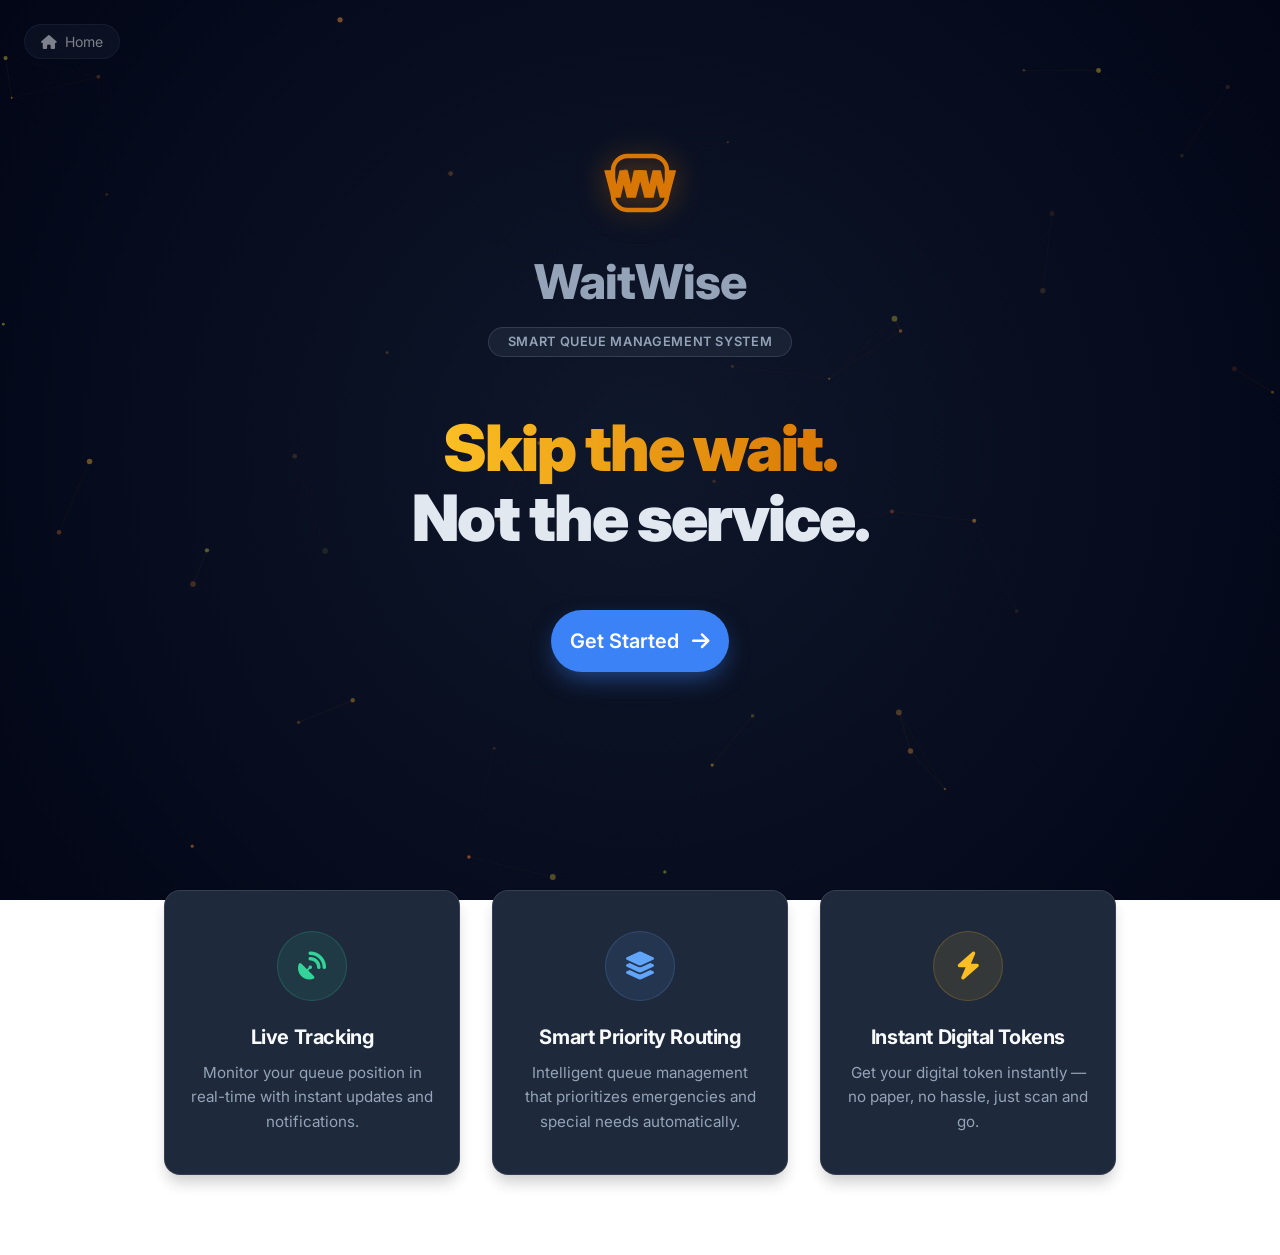
<file: src/main/resources/static/index.html>
<!DOCTYPE html>
<html lang="en">
<head>
    <meta charset="UTF-8">
    <meta name="viewport" content="width=device-width, initial-scale=1.0">
    <title>WaitWise - Smart Queue Management System</title>
    <link href="https://fonts.googleapis.com/css2?family=Inter:wght@400;500;600;700&display=swap" rel="stylesheet">
    <link rel="stylesheet" href="https://cdnjs.cloudflare.com/ajax/libs/font-awesome/6.4.0/css/all.min.css">
    <link rel="stylesheet" href="css/styles-v2.css">
    <style>
        /* Dynamic Animations */
        @keyframes float {
            0% { transform: translateY(0px); }
            50% { transform: translateY(-15px); }
            100% { transform: translateY(0px); }
        }
        .floating-animation {
            animation: float 4s ease-in-out infinite;
        }
        
        .hero-section {
            animation: fadeIn 1.2s ease-out forwards;
        }
        
        @keyframes fadeIn {
            from { opacity: 0; transform: translateY(30px); }
            to { opacity: 1; transform: translateY(0); }
        }

        .btn-primary {
            transition: all 0.3s cubic-bezier(0.175, 0.885, 0.32, 1.275) !important;
        }

        .btn-primary:hover {
            transform: translateY(-5px) scale(1.05) !important;
            box-shadow: 0 15px 30px -5px rgba(217, 119, 6, 0.6) !important;
        }
        
        /* Particle Background */
        #canvas-bg {
            position: fixed;
            top: 0;
            left: 0;
            width: 100%;
            height: 100%;
            z-index: -1;
            background: radial-gradient(circle at center, #0f172a 0%, #020617 100%);
        }
        body {
            background-color: transparent !important;
        }
    </style>
</head>
<body>
    <!-- Dynamic Background -->
    <canvas id="canvas-bg"></canvas>

    <!-- Navigation -->
    <a href="#" class="back-btn" style="opacity: 0.5; pointer-events: none;"><i class="fas fa-home"></i> Home</a>

    <!-- Hero Section -->
    <div class="hero-section text-center" style="max-width: 800px; margin: 0 auto; min-height: 90vh; display: flex; flex-direction: column; justify-content: center; align-items: center;">
        
        <!-- Logo -->
        <svg width="90" height="90" viewBox="0 0 100 100" fill="none" class="floating-animation" style="margin-bottom: 1.5rem; filter: drop-shadow(0 0 15px rgba(217, 119, 6, 0.4));">
            <rect x="20" y="20" width="60" height="60" rx="16" stroke="#D97706" stroke-width="5" />
            <text x="32" y="66" font-family="'Inter', sans-serif" font-weight="900" font-size="40" fill="#D97706" stroke="#D97706" stroke-width="1.5" stroke-linejoin="round" text-anchor="middle">W</text>
            <text x="68" y="66" font-family="'Inter', sans-serif" font-weight="900" font-size="40" fill="#D97706" stroke="#D97706" stroke-width="1.5" stroke-linejoin="round" text-anchor="middle">W</text>
        </svg>
        
        <h1 class="title" style="margin-bottom: 1rem; font-size: 3rem; font-weight: 800; letter-spacing: -1px; color: var(--text-secondary);">WaitWise</h1>
        
        <!-- Badge -->
        <div style="display: inline-block; background: rgba(148, 163, 184, 0.1); border: 1px solid rgba(148, 163, 184, 0.2); color: #94A3B8; padding: 0.4rem 1.2rem; border-radius: 9999px; font-size: 0.8rem; font-weight: 600; text-transform: uppercase; letter-spacing: 0.05em; margin-bottom: 3.5rem;">
            Smart Queue Management System
        </div>
        
        <!-- Slogan -->
        <h2 style="font-size: 4rem; font-weight: 900; color: #F8FAFC; margin-bottom: 3.5rem; line-height: 1.1; letter-spacing: -2px;">
            <span style="background: linear-gradient(90deg, #FBBF24, #D97706); background-clip: text; -webkit-background-clip: text; -webkit-text-fill-color: transparent;">Skip the wait.</span> <br> 
            <span style="color: #E2E8F0;">Not the service.</span>
        </h2>
        
        <div>
            <button class="btn btn-primary" style="max-width: 280px; font-size: 1.25rem; font-weight: 600; padding: 1.2rem; border-radius: 9999px; box-shadow: 0 10px 25px -5px rgba(59, 130, 246, 0.5); transition: all 0.3s ease;" onclick="window.location.href='roles.html'">
                Get Started <i class="fas fa-arrow-right" style="margin-left: 0.5rem;"></i>
            </button>
        </div>
    </div>

    <!-- Features -->
    <div class="feature-cards-row" id="featureCards">
        <div class="feature-card feature-card-1" id="featureCard1">
            <div class="feature-icon feature-icon-green">
                <i class="fas fa-satellite-dish"></i>
            </div>
            <h3 class="feature-title">Live Tracking</h3>
            <p class="feature-desc">Monitor your queue position in real-time with instant updates and notifications.</p>
        </div>
        <div class="feature-card feature-card-2" id="featureCard2">
            <div class="feature-icon feature-icon-blue">
                <i class="fas fa-layer-group"></i>
            </div>
            <h3 class="feature-title">Smart Priority Routing</h3>
            <p class="feature-desc">Intelligent queue management that prioritizes emergencies and special needs automatically.</p>
        </div>
        <div class="feature-card feature-card-3" id="featureCard3">
            <div class="feature-icon feature-icon-amber">
                <i class="fas fa-bolt"></i>
            </div>
            <h3 class="feature-title">Instant Digital Tokens</h3>
            <p class="feature-desc">Get your digital token instantly — no paper, no hassle, just scan and go.</p>
        </div>
    </div>

    <script>
        // Scroll animation
        const observer = new IntersectionObserver((entries) => {
            entries.forEach(entry => {
                if (entry.isIntersecting) {
                    entry.target.classList.add('pop-visible');
                    observer.unobserve(entry.target);
                }
            });
        }, { threshold: 0.15 });

        document.querySelectorAll('.feature-card').forEach(card => observer.observe(card));

        // Particle background animation
        const canvas = document.getElementById('canvas-bg');
        const ctx = canvas.getContext('2d');
        let width, height, particles;

        function init() {
            width = canvas.width = window.innerWidth;
            height = canvas.height = window.innerHeight;
            particles = [];
            for (let i = 0; i < 50; i++) {
                particles.push({
                    x: Math.random() * width,
                    y: Math.random() * height,
                    radius: Math.random() * 2 + 1,
                    vx: (Math.random() - 0.5) * 0.5,
                    vy: (Math.random() - 0.5) * 0.5,
                    color: `rgba(${Math.floor(Math.random()*100 + 155)}, ${Math.floor(Math.random()*100 + 100)}, 50, ${Math.random() * 0.5 + 0.1})`
                });
            }
        }

        function animate() {
            requestAnimationFrame(animate);
            ctx.clearRect(0, 0, width, height);
            particles.forEach(p => {
                p.x += p.vx;
                p.y += p.vy;
                if (p.x < 0 || p.x > width) p.vx *= -1;
                if (p.y < 0 || p.y > height) p.vy *= -1;
                ctx.beginPath();
                ctx.arc(p.x, p.y, p.radius, 0, Math.PI * 2);
                ctx.fillStyle = p.color;
                ctx.fill();
            });
            // Connect particles
            for(let i=0; i<particles.length; i++) {
                for(let j=i+1; j<particles.length; j++) {
                    const dx = particles[i].x - particles[j].x;
                    const dy = particles[i].y - particles[j].y;
                    const dist = Math.sqrt(dx*dx + dy*dy);
                    if(dist < 150) {
                        ctx.beginPath();
                        ctx.strokeStyle = `rgba(217, 119, 6, ${0.1 - dist/1500})`;
                        ctx.lineWidth = 1;
                        ctx.moveTo(particles[i].x, particles[i].y);
                        ctx.lineTo(particles[j].x, particles[j].y);
                        ctx.stroke();
                    }
                }
            }
        }

        window.addEventListener('resize', init);
        init();
        animate();
    </script>

</body>
</html>
</file>
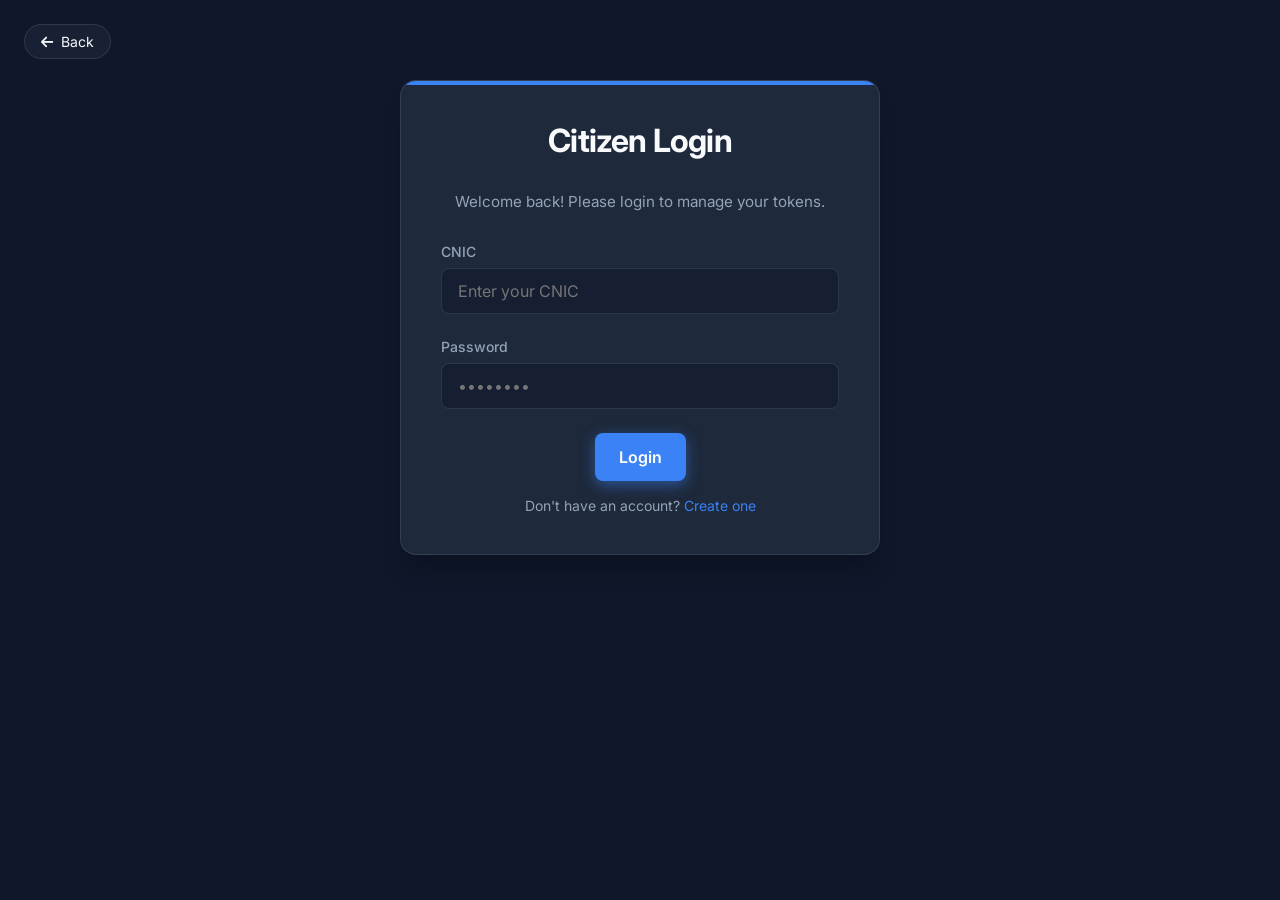
<file: src/main/resources/static/citizen-dashboard.html>
<!DOCTYPE html>
<html lang="en">
<head>
    <meta charset="UTF-8">
    <meta name="viewport" content="width=device-width, initial-scale=1.0">
    <title>WaitWise - Citizen Dashboard</title>
    <link href="https://fonts.googleapis.com/css2?family=Inter:wght@400;500;600;700;900&display=swap" rel="stylesheet">
    <link rel="stylesheet" href="https://cdnjs.cloudflare.com/ajax/libs/font-awesome/6.4.0/css/all.min.css">
    <link rel="stylesheet" href="css/styles-v2.css">
    <style>
        /* Priority Cards Refinement */
        .priority-cards { 
            display: flex; 
            flex-direction: column; 
            gap: 1rem; 
            max-width: 600px; 
            margin: 0 auto;
        }
        .priority-card {
            background: rgba(30, 41, 59, 0.5);
            border: 1px solid rgba(255, 255, 255, 0.1);
            border-radius: 12px;
            padding: 1.25rem;
            text-align: center;
            cursor: pointer;
            transition: all 0.3s ease;
            display: flex;
            flex-direction: column;
            align-items: center;
            gap: 0.4rem;
        }
        .priority-card:hover {
            transform: translateY(-3px);
            background: rgba(255, 255, 255, 0.08);
            border-color: rgba(255, 255, 255, 0.25);
        }
        .priority-card.emergency:hover { border-color: #F87171; }
        .priority-card.golden:hover { border-color: #FBBF24; }
        
        .card-icon { font-size: 2.2rem; }
        .card-title { font-size: 1.15rem; font-weight: 700; color: #F8FAFC; }
        .card-desc { font-size: 0.8rem; color: #94A3B8; }

        .btn-back { background: none; border: none; color: #94A3B8; cursor: pointer; display: flex; align-items: center; gap: 0.5rem; font-weight: 500; transition: color 0.2s; }
        .btn-back:hover { color: #F8FAFC; }
    </style>
</head>
<body class="dashboard-body">

    <!-- Navbar -->
    <nav class="dash-nav">
        <div class="dash-nav-brand" style="display: flex; align-items: center; gap: 0.75rem;">
            <div style="background: rgba(217, 119, 6, 0.1); padding: 0.5rem; border-radius: 12px; border: 1px solid rgba(217, 119, 6, 0.3); display: flex; align-items: center; justify-content: center;">
                <i class="fas fa-clock-rotate-left" style="color: #D97706; font-size: 1.5rem;"></i>
            </div>
            <span style="font-weight: 800; letter-spacing: -0.5px; font-size: 1.4rem; color: #F8FAFC;">WaitWise</span>
        </div>
        <div class="dash-tabs">
            <button class="tab-btn active" onclick="switchTab('dashboard')"><i class="fas fa-home"></i> Dashboard</button>
            <button class="tab-btn" onclick="switchTab('getToken')"><i class="fas fa-ticket-alt"></i> Get Token</button>
            <button class="tab-btn" onclick="switchTab('history')"><i class="fas fa-history"></i> Token History</button>
        </div>
        <div class="dash-user">
            <button class="btn-logout" onclick="logout()"><i class="fas fa-sign-out-alt"></i> Logout</button>
        </div>
    </nav>

    <!-- Main Content Area -->
    <main class="dash-content">
        
        <!-- Dashboard -->
        <section id="tab-dashboard" class="tab-pane active">
            <h1 class="dash-title">Welcome, <span id="dashUserName">Citizen</span>!</h1>
            <p class="dash-subtitle">Here is an overview of your token queue status.</p>

            <div id="dashboardActiveTokenContainer" class="hidden digital-token-wrapper" style="margin-bottom: 2rem;">
            </div>

            <div class="metrics-grid">
                <div class="metric-card active-metric">
                    <div class="icon"><i class="fas fa-spinner fa-spin"></i></div>
                    <div class="data">
                        <h3 id="metricActive">0</h3>
                        <p>Active Tokens</p>
                    </div>
                </div>
                <div class="metric-card served-metric">
                    <div class="icon"><i class="fas fa-check-circle"></i></div>
                    <div class="data">
                        <h3 id="metricServed">0</h3>
                        <p>Total Served</p>
                    </div>
                </div>
                <div class="metric-card cancelled-metric">
                    <div class="icon"><i class="fas fa-times-circle"></i></div>
                    <div class="data">
                        <h3 id="metricCancelled">0</h3>
                        <p>Cancelled / Expired</p>
                    </div>
                </div>
            </div>

            <div class="recent-history-section">
                <h2>Recent Activity</h2>
                <div class="table-container">
                    <table>
                        <thead>
                            <tr>
                                <th>Token No.</th>
                                <th>Service</th>
                                <th>Priority</th>
                                <th>Date & Time</th>
                                <th>Est. Wait</th>
                                <th>Status</th>
                            </tr>
                        </thead>
                        <tbody id="recentTokenTableBody">
                        </tbody>
                    </table>
                </div>
            </div>
        </section>

        <!-- Token Request -->
        <section id="tab-getToken" class="tab-pane">
            <h1 class="dash-title">Get a New Token</h1>
            <p class="dash-subtitle">Select the service you require below.</p>

            <div id="step-1-service">
                <div class="service-grid">
                    <div class="service-card" onclick="selectService(1, 'CNIC Renewal/Application')">
                        <i class="fas fa-id-card"></i>
                        <h3>CNIC</h3>
                    </div>
                    <div class="service-card" onclick="selectService(2, 'Passport Issuance')">
                        <i class="fas fa-passport"></i>
                        <h3>Passport</h3>
                    </div>
                    <div class="service-card" onclick="selectService(3, 'Family Registration Certificate (FRC)')">
                        <i class="fas fa-users"></i>
                        <h3>FRC</h3>
                    </div>
                    <div class="service-card" onclick="selectService(4, 'Domicile Certificate')">
                        <i class="fas fa-file-signature"></i>
                        <h3>Domicile</h3>
                    </div>
                    <div class="service-card" onclick="selectService(5, 'Birth Certificate')">
                        <i class="fas fa-baby"></i>
                        <h3>Birth Certificate</h3>
                    </div>
                </div>
            </div>

            <div id="step-2-priority" class="hidden">
                <button class="btn-back" onclick="goBackToServices()" style="margin-bottom: 1.5rem;">
                    <i class="fas fa-arrow-left"></i> Back to Services
                </button>
                <h2 style="font-size: 1.8rem; font-weight: 700; margin-bottom: 0.5rem;">Selected Service: <span id="selectedServiceText" style="color: var(--accent-orange);"></span></h2>
                <p style="color: var(--text-secondary); margin-bottom: 2rem;">Select your preferred priority level below:</p>

                <div class="priority-cards">
                    <!-- Auto Assign Card -->
                    <div class="priority-card" onclick="selectPriority('Auto')">
                        <div class="card-icon" style="color: #60A5FA;"><i class="fas fa-robot"></i></div>
                        <div class="card-title">Auto-Assign</div>
                        <div class="card-desc">Normal or Senior (based on age)</div>
                    </div>

                    <!-- Emergency Card -->
                    <div class="priority-card emergency" onclick="selectPriority('Emergency')">
                        <div class="card-icon" style="color: #F87171;"><i class="fas fa-ambulance"></i></div>
                        <div class="card-title">Emergency</div>
                        <div class="card-desc">Requires verification</div>
                    </div>

                    <!-- Golden Ticket Card -->
                    <div class="priority-card golden" onclick="selectPriority('Golden')">
                        <div class="card-icon" style="color: #FBBF24;"><i class="fas fa-star"></i></div>
                        <div class="card-title">Golden Ticket</div>
                        <div class="card-desc">Rs. 1,000 (Highest Priority)</div>
                    </div>
                </div>
            </div>

            <div id="step-3-result" class="hidden digital-token-wrapper">
                <div class="digital-token">
                    <div class="token-header">
                        <h2>WaitWise</h2>
                        <span id="resPriority" class="badge">NORMAL</span>
                    </div>
                    <div class="token-body">
                        <h1 id="resTokenNumber">C001</h1>
                        <p id="resService">CNIC Renewal</p>
                        <p id="resCitizenId" style="font-size: 0.75rem; color: #60A5FA; margin-top: 0.5rem;"><i class="fas fa-user" style="margin-right: 0.25rem;"></i></p>
                    </div>
                    <div class="token-footer">
                        <div class="stat">
                            <span class="label">QUEUE POS</span>
                            <span class="value" id="resPosition" style="font-size: 1.25rem; font-weight: 800; color: #60A5FA;">-</span>
                        </div>
                        <div class="stat">
                            <span class="label">STATUS</span>
                            <span class="value" id="resStatus">Waiting</span>
                        </div>
                    </div>
                    <p style="font-size: 0.65rem; color: #64748B; text-align: center; margin-top: 1rem;">Expires in 24 hours or after 3 missed calls.</p>
                </div>
                <button class="btn-gold-wide" style="max-width: 300px; margin: 2rem auto; display: block;" onclick="switchTab('dashboard')">Go to Dashboard</button>
            </div>
        </section>

        <!-- Token History -->
        <section id="tab-history" class="tab-pane">
            <div style="display: flex; justify-content: space-between; align-items: center; margin-bottom: 2rem;">
                <div>
                    <h1 class="dash-title">Token History</h1>
                    <p class="dash-subtitle">A complete log of all your tokens.</p>
                </div>
                <div class="filters">
                    <select id="statusFilter" class="form-control" style="width: auto;" onchange="filterHistory()">
                        <option value="ALL">All Statuses</option>
                        <option value="Waiting">Waiting</option>
                        <option value="Served">Served</option>
                        <option value="Cancelled">Cancelled</option>
                        <option value="Expired">Expired</option>
                    </select>
                </div>
            </div>

            <div class="table-container">
                <table>
                    <thead>
                        <tr>
                            <th>Token No.</th>
                            <th>Service</th>
                            <th>Priority</th>
                            <th>Date & Time</th>
                            <th>Est. Wait</th>
                            <th>Status</th>
                            <th>Citizen ID</th>
                            <th>Action</th>
                        </tr>
                    </thead>
                    <tbody id="historyTableBody">
                        <!-- Populated via JS -->
                    </tbody>
                </table>
            </div>
        </section>

    </main>

    <!-- Modals -->
    <!-- Emergency Modal -->
    <div id="emergencyModal" class="modal-overlay hidden">
        <div class="modal-card">
            <h2>Emergency Verification</h2>
            <p>Please describe your emergency. Our automated system will review it immediately.</p>
            <textarea id="emergencyText" rows="4" placeholder="e.g., Medical emergency, flight boarding..."></textarea>
            <div id="emergencyError" class="alert alert-error hidden" style="margin-top: 1rem;"></div>
            <div class="modal-actions">
                <button class="btn btn-outline" onclick="closeModal('emergencyModal')">Cancel</button>
                <button class="btn btn-primary" onclick="submitEmergency()">Verify & Generate</button>
            </div>
        </div>
    </div>

    <!-- Payment Modal -->
    <div id="paymentModal" class="modal-overlay hidden" style="z-index: 10000;">
        <div class="modal-card" style="max-width: 450px; width: 95%; border: 1px solid rgba(251, 191, 36, 0.4); box-shadow: 0 25px 50px rgba(0,0,0,0.6);">
            <div style="text-align: center; margin-bottom: 1.5rem;">
                <div style="width: 60px; height: 60px; background: rgba(251, 191, 36, 0.1); border-radius: 50%; display: flex; align-items: center; justify-content: center; margin: 0 auto 1rem; color: #FBBF24; font-size: 1.5rem; border: 1px solid rgba(251, 191, 36, 0.3);">
                    <i class="fas fa-crown"></i>
                </div>
                <h2 style="color: #FBBF24; margin-bottom: 0.5rem; font-size: 1.75rem;">Payment Checkout</h2>
                <p style="color: #94A3B8; font-size: 0.95rem;">Total Amount: <strong style="color: #F8FAFC;">Rs. 500</strong></p>
            </div>

            <!-- Tabs -->
            <div style="display: flex; gap: 0.5rem; margin-bottom: 1.5rem; background: rgba(15, 23, 42, 0.5); padding: 0.3rem; border-radius: 12px;">
                <button onclick="switchPaymentTab('card')" id="pay-tab-card" style="flex: 1; padding: 0.75rem; border-radius: 10px; border: none; background: #3B82F6; color: white; cursor: pointer; font-weight: 600; font-size: 0.85rem; transition: all 0.3s;">
                    <i class="fas fa-credit-card" style="margin-right: 0.4rem;"></i> Bank Card
                </button>
                <button onclick="switchPaymentTab('wallet')" id="pay-tab-wallet" style="flex: 1; padding: 0.75rem; border-radius: 10px; border: none; background: transparent; color: #94A3B8; cursor: pointer; font-weight: 600; font-size: 0.85rem; transition: all 0.3s;">
                    <i class="fas fa-mobile-screen-button" style="margin-right: 0.4rem;"></i> Wallet
                </button>
            </div>

            <!-- Card Method -->
            <div id="method-card">
                <div style="margin-bottom: 1.25rem;">
                    <label style="display:block; font-size: 0.75rem; color: #94A3B8; text-transform: uppercase; margin-bottom: 0.6rem; letter-spacing: 0.5px;">Card Number</label>
                    <input type="text" id="pay-card-number" maxlength="16" placeholder="4242 4242 4242 4242" style="width:100%; padding: 1rem; background: rgba(0,0,0,0.3); border: 1px solid rgba(255,255,255,0.1); border-radius: 10px; color: white; font-family: monospace; font-size: 1.1rem; letter-spacing: 2px;">
                </div>
                <div style="display: flex; gap: 1rem; margin-bottom: 1rem;">
                    <div style="flex: 1.5;">
                        <label style="display:block; font-size: 0.75rem; color: #94A3B8; text-transform: uppercase; margin-bottom: 0.6rem; letter-spacing: 0.5px;">Expiry</label>
                        <input type="text" id="pay-expiry" maxlength="5" placeholder="MM/YY" style="width:100%; padding: 1rem; background: rgba(0,0,0,0.3); border: 1px solid rgba(255,255,255,0.1); border-radius: 10px; color: white; font-size: 1rem;">
                    </div>
                    <div style="flex: 1;">
                        <label style="display:block; font-size: 0.75rem; color: #94A3B8; text-transform: uppercase; margin-bottom: 0.6rem; letter-spacing: 0.5px;">CVV</label>
                        <input type="password" id="pay-cvv" maxlength="3" placeholder="***" style="width:100%; padding: 1rem; background: rgba(0,0,0,0.3); border: 1px solid rgba(255,255,255,0.1); border-radius: 10px; color: white; font-size: 1rem;">
                    </div>
                </div>
            </div>

            <!-- Wallet Method -->
            <div id="method-wallet" class="hidden">
                <div style="display: grid; grid-template-columns: 1fr 1fr; gap: 0.75rem; margin-bottom: 1.5rem;">
                    <!-- EasyPaisa -->
                    <div onclick="selectPayWallet('easypaisa', this)" class="wallet-sel-opt active" style="text-align:center; padding: 1.25rem 0.5rem; border-radius: 12px; background: rgba(16, 185, 129, 0.1); border: 2px solid #10B981; cursor: pointer; display: flex; align-items: center; justify-content: center; height: 60px;">
                        <span style="font-weight: 800; color: #10B981; font-size: 1rem; letter-spacing: -0.2px;">EasyPaisa</span>
                    </div>
                    <!-- JazzCash -->
                    <div onclick="selectPayWallet('jazzcash', this)" class="wallet-sel-opt" style="text-align:center; padding: 1.25rem 0.5rem; border-radius: 12px; background: rgba(239, 68, 68, 0.05); border: 2px solid transparent; cursor: pointer; display: flex; align-items: center; justify-content: center; height: 60px;">
                        <span style="font-weight: 800; color: #EF4444; font-size: 1rem; letter-spacing: -0.2px;">JazzCash</span>
                    </div>
                    <!-- NayaPay -->
                    <div onclick="selectPayWallet('nayapay', this)" class="wallet-sel-opt" style="text-align:center; padding: 1.25rem 0.5rem; border-radius: 12px; background: rgba(249, 115, 22, 0.05); border: 2px solid transparent; cursor: pointer; display: flex; align-items: center; justify-content: center; height: 60px;">
                        <span style="font-weight: 800; color: #F97316; font-size: 1rem; letter-spacing: -0.2px;">NayaPay</span>
                    </div>
                    <!-- SadaPay -->
                    <div onclick="selectPayWallet('sadapay', this)" class="wallet-sel-opt" style="text-align:center; padding: 1.25rem 0.5rem; border-radius: 12px; background: rgba(45, 212, 191, 0.05); border: 2px solid transparent; cursor: pointer; display: flex; align-items: center; justify-content: center; height: 60px;">
                        <span style="font-weight: 800; color: #2DD4BF; font-size: 1rem; letter-spacing: -0.2px;">SadaPay</span>
                    </div>
                </div>
                <div style="margin-bottom: 1.25rem;">
                    <label style="display:block; font-size: 0.75rem; color: #94A3B8; text-transform: uppercase; margin-bottom: 0.6rem; letter-spacing: 0.5px;">Mobile Number</label>
                    <div style="position: relative;">
                        <span style="position: absolute; left: 1rem; top: 50%; transform: translateY(-50%); color: #64748B; font-weight: 600;">+92</span>
                        <input type="text" id="pay-wallet-number" maxlength="10" placeholder="3XX XXXXXXX" style="width:100%; padding: 1rem 1rem 1rem 3.5rem; background: rgba(0,0,0,0.3); border: 1px solid rgba(255,255,255,0.1); border-radius: 10px; color: white; font-size: 1.1rem; letter-spacing: 1px;">
                    </div>
                </div>
            </div>

            <div id="pay-error" class="hidden" style="margin-bottom: 1rem; padding: 0.75rem; border-radius: 8px; background: rgba(239, 68, 68, 0.1); color: #F87171; border: 1px solid rgba(239, 68, 68, 0.2); font-size: 0.85rem; text-align: center;">
            </div>

            <div id="pay-processing" class="hidden" style="text-align: center; margin-bottom: 1.5rem; padding: 1.25rem; border-radius: 12px; background: rgba(59, 130, 246, 0.1); color: #60A5FA; border: 1px solid rgba(59, 130, 246, 0.2);">
                <i class="fas fa-spinner fa-spin" style="margin-right: 0.5rem;"></i> Verifying with <span id="verifying-text">Bank</span>...
            </div>

            <div class="modal-actions" style="display: flex; gap: 1rem;">
                <button class="btn btn-outline" onclick="closeModal('paymentModal')" style="flex: 1; padding: 1rem; border-radius: 12px;">Cancel</button>
                <button class="btn btn-primary" id="btnFinalPay" onclick="executePayment()" style="flex: 2; padding: 1rem; border-radius: 12px; background: linear-gradient(135deg, #FBBF24, #D97706); color: #000; font-weight: 800; border: none; font-size: 1rem; box-shadow: 0 10px 20px rgba(217, 119, 6, 0.3);">
                    Confirm Rs. 500
                </button>
            </div>
        </div>
    </div>

    <!-- Toast Notification -->
    <div id="toast" class="toast hidden">
        <i class="fas fa-bell"></i>
        <div class="toast-content">
            <h4 id="toastTitle">Turn Approaching!</h4>
            <p id="toastMessage">Only 3 people remain ahead of you.</p>
        </div>
    </div>

    <!-- Cancel Confirmation Modal -->
    <div id="cancelModal" class="modal-overlay hidden" style="z-index: 9998;">
        <div class="modal-card" style="border: 2px solid #EF4444; box-shadow: 0 0 50px rgba(239, 68, 68, 0.3); text-align: center;">
            <i class="fas fa-exclamation-triangle" style="font-size: 3.5rem; color: #EF4444; margin-bottom: 1rem;"></i>
            <h2 style="font-size: 1.75rem; color: #F8FAFC; margin-bottom: 0.5rem;">Cancel Token?</h2>
            <p style="font-size: 1rem; color: #94A3B8; margin-bottom: 0.5rem;">Are you sure you want to cancel token</p>
            <p style="font-size: 1.5rem; font-weight: 800; color: #fca5a5; margin-bottom: 1.5rem;" id="cancelTokenNumber">---</p>
            <p style="font-size: 0.85rem; color: #F97316; margin-bottom: 1.5rem;"><i class="fas fa-info-circle" style="margin-right: 0.25rem;"></i>This action cannot be undone. Golden ticket fees will be refunded.</p>
            <input type="hidden" id="cancelTokenId" value="">
            <div style="display: flex; gap: 1rem; justify-content: center;">
                <button class="btn btn-outline" onclick="closeCancelModal()" style="flex: 1;">Keep Token</button>
                <button class="btn" onclick="executeCancelToken()" style="flex: 1; background: linear-gradient(135deg, #EF4444, #DC2626); color: white; border: none; font-weight: bold; border-radius: 10px; padding: 0.75rem; cursor: pointer; box-shadow: 0 10px 25px -5px rgba(239, 68, 68, 0.5);">Yes, Cancel</button>
            </div>
        </div>
    </div>

    <!-- Turn Up Modal -->
    <div id="turnUpModal" class="modal-overlay hidden" style="z-index: 9999;">
        <div class="modal-card" style="border: 2px solid #10B981; box-shadow: 0 0 50px rgba(16, 185, 129, 0.4); text-align: center;">
            <i class="fas fa-bullhorn" style="font-size: 4rem; color: #10B981; margin-bottom: 1rem;"></i>
            <h2 style="font-size: 2.5rem; color: #F8FAFC; margin-bottom: 0.5rem;">Your Turn is Up!</h2>
            <p style="font-size: 1.2rem; color: #94A3B8; margin-bottom: 2rem;">Please proceed immediately to <strong style="color: #60A5FA; font-size: 1.4rem;">Counter <span id="turnUpCounterId">X</span></strong>.</p>
            <button class="btn btn-primary" style="background: linear-gradient(135deg, #10B981, #059669); width: 100%; font-size: 1.2rem; padding: 1rem; border-radius: 12px; font-weight: bold; box-shadow: 0 10px 25px -5px rgba(16, 185, 129, 0.5);" onclick="closeTurnUpModal()">I'm on my way!</button>
        </div>
    </div>

    <!-- Access Control Modal -->
    <div id="limitModal" class="modal-overlay hidden" style="z-index: 10001;">
        <div class="modal-card" style="border: 2px solid #EF4444; box-shadow: 0 0 50px rgba(239, 68, 68, 0.25); text-align: center; max-width: 400px;">
            <div style="width: 70px; height: 70px; background: rgba(239, 68, 68, 0.1); border-radius: 50%; display: flex; align-items: center; justify-content: center; margin: 0 auto 1.5rem; color: #EF4444; font-size: 2rem; border: 1px solid rgba(239, 68, 68, 0.3);">
                <i class="fas fa-shield-exclamation"></i>
            </div>
            <h2 style="font-size: 1.75rem; color: #F8FAFC; margin-bottom: 0.75rem;">Request Denied</h2>
            <p id="limitModalMessage" style="font-size: 0.95rem; color: #94A3B8; line-height: 1.6; margin-bottom: 2rem;">You already have an active token for this service.</p>
            <button class="btn btn-primary" style="background: #334155; color: white; border: 1px solid rgba(255,255,255,0.1); width: 100%; padding: 0.8rem; border-radius: 10px; font-weight: 600;" onclick="closeModal('limitModal')">Understand</button>
        </div>
    </div>

    <script src="js/dashboard.js?v=3.0"></script>
</body>
</html>
</file>
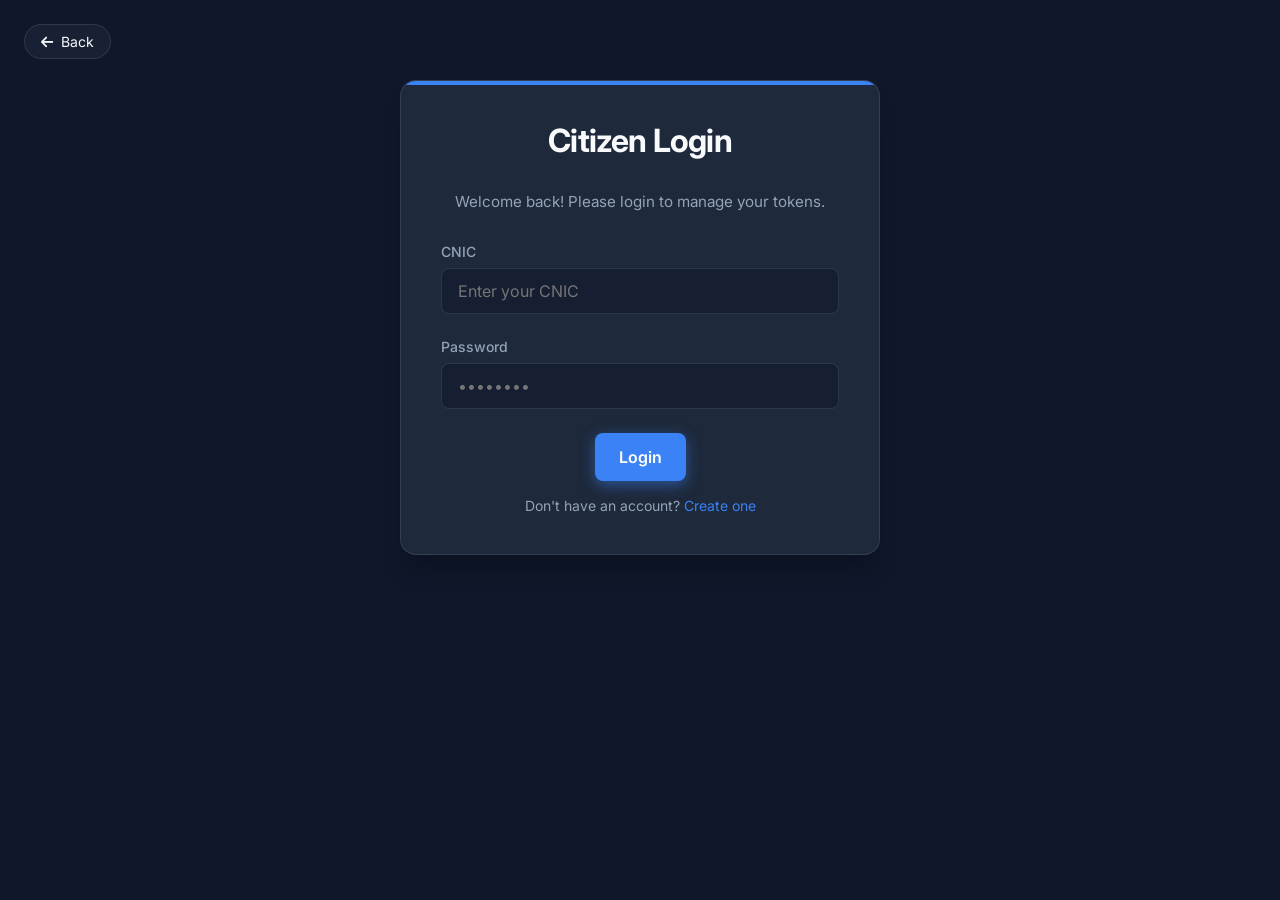
<file: src/main/resources/static/citizen-login.html>
<!DOCTYPE html>
<html lang="en">
<head>
    <meta charset="UTF-8">
    <meta name="viewport" content="width=device-width, initial-scale=1.0">
    <title>WaitWise - Citizen Login</title>
    <link href="https://fonts.googleapis.com/css2?family=Inter:wght@400;500;600;700&display=swap" rel="stylesheet">
    <link rel="stylesheet" href="https://cdnjs.cloudflare.com/ajax/libs/font-awesome/6.4.0/css/all.min.css">
    <link rel="stylesheet" href="css/styles-v2.css">
</head>
<body>

    <!-- Back Button -->
    <a href="roles.html" class="back-btn"><i class="fas fa-arrow-left"></i> Back</a>

    <div id="globalLoader" class="loader-container hidden">
        <div class="spinner"></div>
    </div>

    <div class="glass-container" style="margin-top: 5rem;">
        <h2 class="title">Citizen Login</h2>
        <p class="subtitle">Welcome back! Please login to manage your tokens.</p>

        <div id="loginError" class="alert alert-error hidden"></div>

        <form onsubmit="loginCitizen(event)">
            <div class="form-group">
                <label class="form-label" for="cnic">CNIC</label>
                <input type="text" id="cnic" class="form-control" placeholder="Enter your CNIC" required>
            </div>

            <div class="form-group">
                <label class="form-label" for="password">Password</label>
                <input type="password" id="password" class="form-control" placeholder="••••••••" required>
            </div>

            <div class="text-center mt-4">
                <button type="submit" class="btn btn-primary">Login</button>
            </div>
        </form>

        <div class="text-center mt-4">
            <p style="color: var(--text-secondary); font-size: 0.875rem;">Don't have an account? <a href="citizen-register.html" class="link">Create one</a></p>
        </div>
    </div>

    <script src="js/app.js?v=3.0"></script>
</body>
</html>
</file>
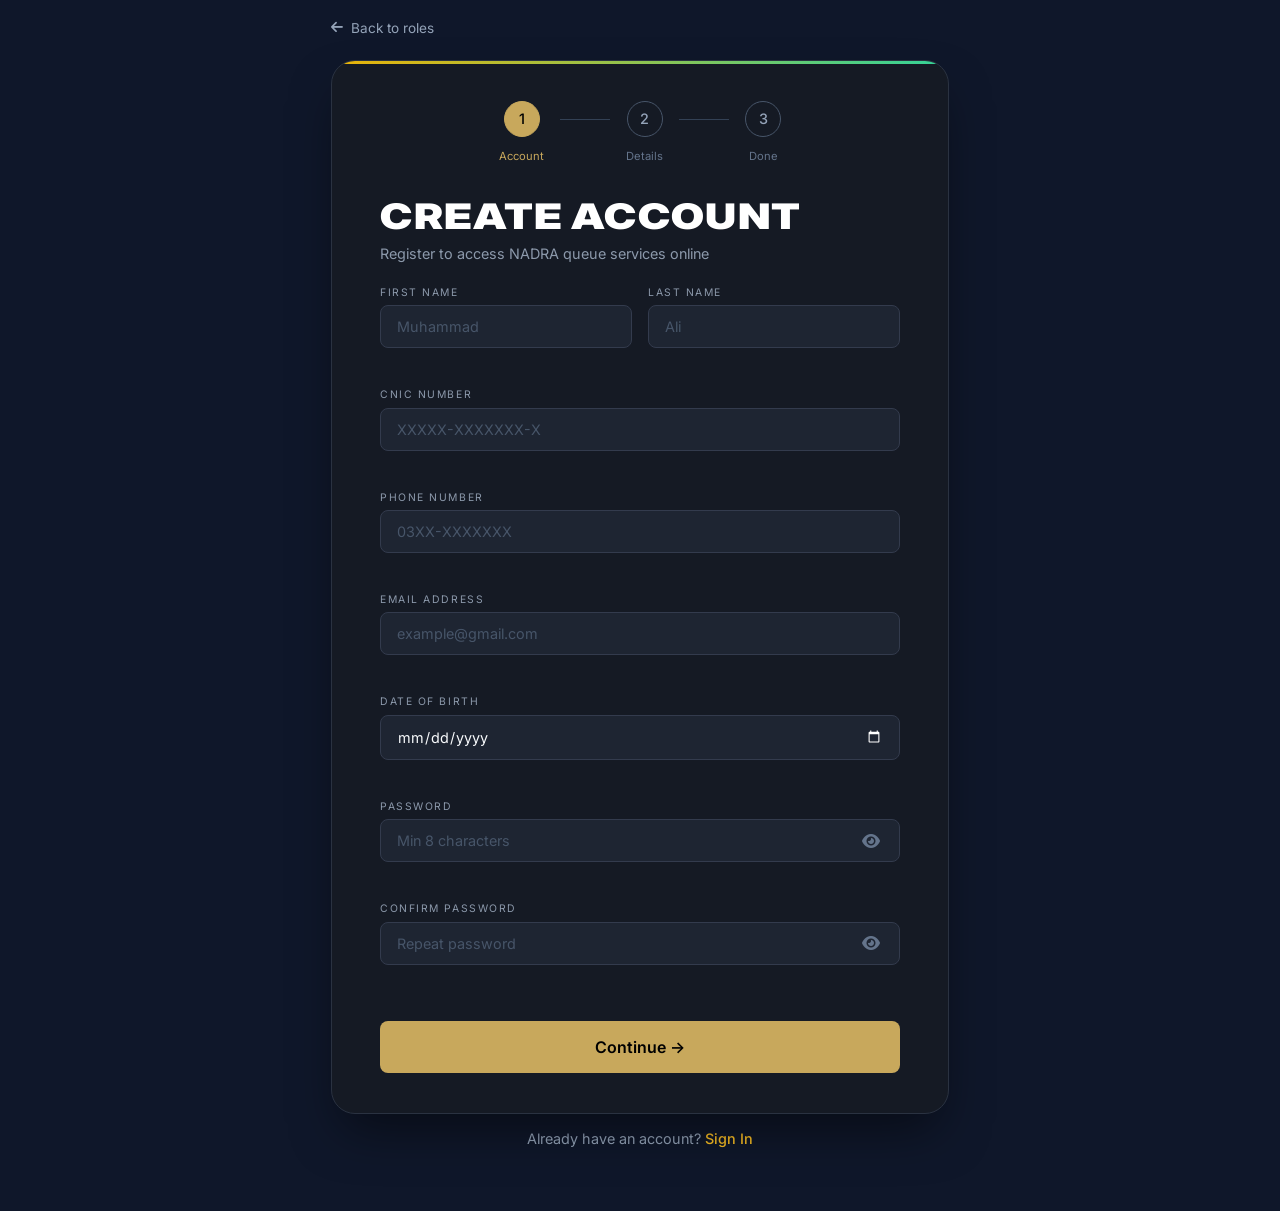
<file: src/main/resources/static/citizen-register.html>
<!DOCTYPE html>
<html lang="en">
<head>
    <meta charset="UTF-8">
    <meta name="viewport" content="width=device-width, initial-scale=1.0">
    <title>WaitWise - Create Citizen Account</title>
    <link href="https://fonts.googleapis.com/css2?family=Inter:wght@400;500;600;700;900&display=swap" rel="stylesheet">
    <link rel="stylesheet" href="https://cdnjs.cloudflare.com/ajax/libs/font-awesome/6.4.0/css/all.min.css">
    <link rel="stylesheet" href="css/styles-v2.css">
</head>
<body class="grid-bg">

    <div id="globalLoader" class="loader-container hidden">
        <div class="spinner"></div>
    </div>

    <!-- Container for back button and main card -->
    <div style="max-width: 650px; margin: 1rem auto; padding: 0 1rem;">
        
        <a href="roles.html" class="back-link" style="color: #94A3B8; text-decoration: none; font-size: 0.85rem; display: inline-flex; align-items: center; gap: 0.5rem; margin-bottom: 1.5rem; transition: color 0.2s;">
            <i class="fas fa-arrow-left"></i> Back to roles
        </a>

        <div class="reg-card">
            
            <!-- Progress Stepper -->
            <div class="stepper">
                <div class="step active">
                    <div class="circle">1</div>
                    <span>Account</span>
                </div>
                <div class="step-line"></div>
                <div class="step">
                    <div class="circle">2</div>
                    <span>Details</span>
                </div>
                <div class="step-line"></div>
                <div class="step">
                    <div class="circle">3</div>
                    <span>Done</span>
                </div>
            </div>

            <h1 class="reg-title">Create Account</h1>
            <p class="reg-subtitle">Register to access NADRA queue services online</p>

            <div id="registerError" class="alert alert-error hidden" style="margin-bottom: 2rem;"></div>

            <form onsubmit="registerCitizen(event)" class="reg-form">
                
                <div class="form-row">
                    <div class="form-group">
                        <label>FIRST NAME</label>
                        <input type="text" id="firstName" placeholder="Muhammad" required>
                    </div>
                    <div class="form-group">
                        <label>LAST NAME</label>
                        <input type="text" id="lastName" placeholder="Ali" required>
                    </div>
                </div>

                <div class="form-group">
                    <label>CNIC NUMBER</label>
                    <input type="text" id="cnic" placeholder="XXXXX-XXXXXXX-X" required pattern="\d{5}-\d{7}-\d{1}" title="Please enter 13 digit CNIC with dashes (e.g., 12345-1234567-1)" maxlength="15">
                </div>

                <div class="form-group">
                    <label>PHONE NUMBER</label>
                    <input type="tel" id="phoneNumber" placeholder="03XX-XXXXXXX" required maxlength="11">
                </div>
                
                <div class="form-group">
                    <label>EMAIL ADDRESS</label>
                    <input type="email" id="email" placeholder="example@gmail.com" required 
                           pattern="[a-zA-Z0-9._%+-]+@gmail\.com$" 
                           title="Only @gmail.com addresses are allowed">
                </div>

                <div class="form-group">
                    <label>DATE OF BIRTH</label>
                    <input type="date" id="dateOfBirth" required max="2015-12-31" style="color-scheme: dark;">
                </div>

                <div class="form-group">
                    <label>PASSWORD</label>
                    <div class="input-icon-wrapper">
                        <input type="password" id="password" placeholder="Min 8 characters" required minlength="8">
                        <i class="fas fa-eye toggle-password" onclick="togglePasswordVisibility('password', this)"></i>
                    </div>
                </div>

                <div class="form-group">
                    <label>CONFIRM PASSWORD</label>
                    <div class="input-icon-wrapper">
                        <input type="password" id="confirmPassword" placeholder="Repeat password" required>
                        <i class="fas fa-eye toggle-password" onclick="togglePasswordVisibility('confirmPassword', this)"></i>
                    </div>
                </div>

                <button type="submit" class="btn-gold-wide mt-4">Continue &rarr;</button>
            </form>

        </div>

        <div class="text-center mt-4" style="margin-bottom: 3rem;">
            <p style="color: #94A3B8; font-size: 0.9rem;">Already have an account? <a href="citizen-login.html" style="color: #FBBF24; text-decoration: none; font-weight: 500;">Sign In</a></p>
        </div>
    </div>

    <script src="js/app.js?v=3.5"></script>
    <script>
        document.addEventListener('DOMContentLoaded', () => {
            const formFields = ['firstName', 'lastName', 'cnic', 'phoneNumber', 'email', 'dateOfBirth'];
            
            // Restore values from sessionStorage
            formFields.forEach(id => {
                const element = document.getElementById(id);
                if (element && sessionStorage.getItem('reg_' + id)) {
                    element.value = sessionStorage.getItem('reg_' + id);
                }
            });

            // Save values to sessionStorage on input
            formFields.forEach(id => {
                const element = document.getElementById(id);
                if (element) {
                    element.addEventListener('input', (e) => {
                        sessionStorage.setItem('reg_' + id, e.target.value);
                    });
                }
            });
        });
    </script>
</body>
</html>
</file>
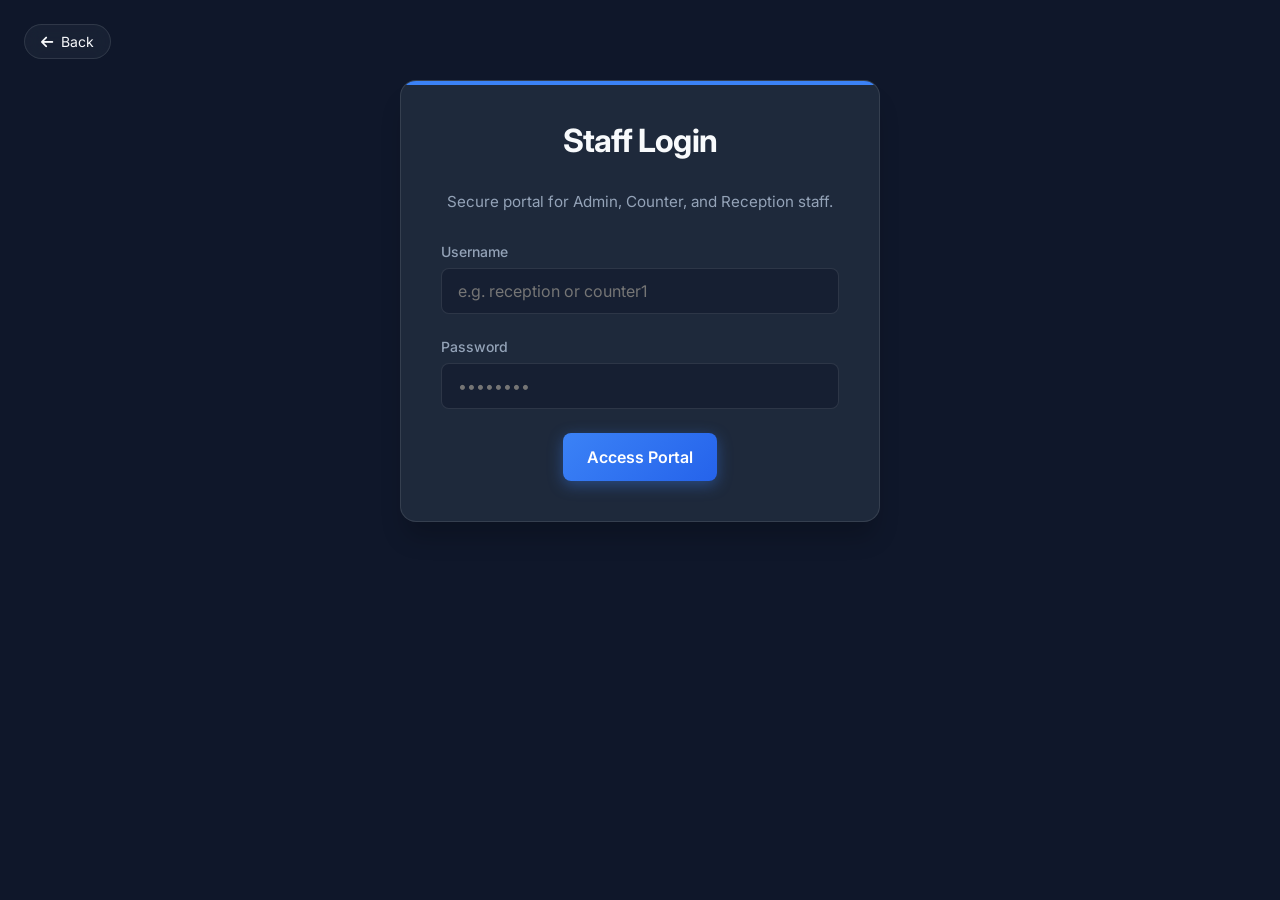
<file: src/main/resources/static/counter-dashboard.html>
<!DOCTYPE html>
<html lang="en">
<head>
    <meta charset="UTF-8">
    <meta name="viewport" content="width=device-width, initial-scale=1.0">
    <title>WaitWise - Counter Dashboard</title>
    <link href="https://fonts.googleapis.com/css2?family=Inter:wght@400;500;600;700&display=swap" rel="stylesheet">
    <link rel="stylesheet" href="https://cdnjs.cloudflare.com/ajax/libs/font-awesome/6.4.0/css/all.min.css">
    <link rel="stylesheet" href="css/styles-v2.css">
</head>
<body>

    <nav style="display: flex; justify-content: space-between; align-items: center; padding: 1.5rem 2rem; border-bottom: 1px solid rgba(255,255,255,0.1); margin-bottom: 2rem;">
        <div style="font-size: 1.5rem; font-weight: 700; color: var(--accent-blue);">
            WaitWise <span style="color: var(--text-secondary); font-size: 1rem; font-weight: 500;">| Counter <span id="counterIdDisplay"></span></span>
        </div>
        <div style="display: flex; gap: 1.5rem; align-items: center;">
            <button onclick="toggleQueueSidebar()" class="btn" style="background: rgba(59, 130, 246, 0.1); border: 1px solid rgba(59, 130, 246, 0.3); color: #60A5FA; padding: 0.6rem 1.2rem; border-radius: 8px; font-weight: 600; transition: all 0.3s;">
                <i class="fas fa-list-ul" style="margin-right: 0.5rem;"></i> View Waiting List
            </button>
            <div style="height: 24px; width: 1px; background: rgba(255,255,255,0.1);"></div>
            <button onclick="logoutStaff()" class="btn-logout">
                <i class="fas fa-sign-out-alt"></i> Logout
            </button>
        </div>
    </nav>

    <div style="max-width: 1200px; margin: 0 auto; padding: 0 2rem;">
        
        <!-- Main Panel: Currently Serving -->
        <div style="display: flex; flex-direction: column; gap: 1.5rem;">
            <div id="messageBox" class="alert hidden" style="text-align: center; font-weight: 600;"></div>

            <div id="mainCard" class="glass-container" style="padding: 2rem 2.5rem; display: flex; flex-direction: column; justify-content: center; align-items: center; text-align: center; position: relative; overflow: hidden; min-height: 320px; border-radius: 32px; transition: all 0.4s ease;">
                <div style="position: absolute; top: 0; left: 0; width: 100%; height: 6px; background: linear-gradient(90deg, #3B82F6, #60A5FA);"></div>
                
                <h3 style="color: #60A5FA; font-size: 0.8rem; margin-bottom: 1rem; text-transform: uppercase; letter-spacing: 3px; font-weight: 800; opacity: 0.7;">Now Calling</h3>
                
                <div id="currentTokenDisplay" style="font-size: 5rem; font-weight: 900; color: #F8FAFC; letter-spacing: 4px; line-height: 1; margin-bottom: 1.5rem; text-shadow: 0 15px 35px rgba(59, 130, 246, 0.4);">----</div>

                <!-- Expanded Citizen Details Card -->
                <div id="citizenInfoBox" style="width: 100%; max-width: 900px; background: rgba(15, 23, 42, 0.5); padding: 1.2rem 2rem; border-radius: 20px; border: 1px solid rgba(59, 130, 246, 0.2); margin-bottom: 1rem; display: none; backdrop-filter: blur(10px); box-shadow: 0 10px 30px rgba(0,0,0,0.3);">
                    <div style="display: grid; grid-template-columns: 1fr 1fr; gap: 2rem; text-align: left;">
                        <div>
                            <label style="display: block; font-size: 0.65rem; color: #94A3B8; margin-bottom: 0.4rem; text-transform: uppercase; letter-spacing: 1.2px; font-weight: 600;">Full Name</label>
                            <div id="citizenNameDisplay" style="font-size: 1.1rem; font-weight: 700; color: #F8FAFC;"></div>
                        </div>
                        <div>
                            <label style="display: block; font-size: 0.65rem; color: #94A3B8; margin-bottom: 0.4rem; text-transform: uppercase; letter-spacing: 1.2px; font-weight: 600;">CNIC Number</label>
                            <div id="citizenCnicDisplay" style="font-size: 1rem; color: #60A5FA; font-family: monospace; font-weight: 700;"></div>
                        </div>
                        <div>
                            <label style="display: block; font-size: 0.65rem; color: #94A3B8; margin-bottom: 0.4rem; text-transform: uppercase; letter-spacing: 1.2px; font-weight: 600;">Service Type</label>
                            <div id="citizenServiceDisplay" style="font-size: 1rem; color: #60A5FA; font-weight: 700;"></div>
                        </div>
                        <div>
                            <label style="display: block; font-size: 0.65rem; color: #94A3B8; margin-bottom: 0.4rem; text-transform: uppercase; letter-spacing: 1.2px; font-weight: 600;">Priority</label>
                            <div id="priorityBadge" style="display: inline-block; padding: 0.3rem 0.7rem; border-radius: 6px; font-size: 0.7rem; font-weight: 900; text-transform: uppercase;"></div>
                        </div>
                    </div>
                </div>

                <div id="tokenStatusDisplay" style="display: inline-block; padding: 0.6rem 2rem; border-radius: 9999px; font-size: 1.1rem; font-weight: 800; background: rgba(148, 163, 184, 0.1); color: #94A3B8; text-transform: uppercase; letter-spacing: 2px; border: 1px solid rgba(255,255,255,0.05); margin-bottom: 1.5rem;">Status: Waiting</div>

                <div id="timerContainer" class="hidden" style="width: 100%; max-width: 320px; background: rgba(239, 68, 68, 0.1); padding: 1.3rem; border-radius: 16px; border: 1px solid rgba(239, 68, 68, 0.2);">
                    <div style="font-size: 2.8rem; font-weight: 900; color: #EF4444; font-variant-numeric: tabular-nums;" id="timerDisplay">01:00</div>
                    <p style="font-size: 0.75rem; color: #EF4444; margin-top: 0.3rem; font-weight: 800; letter-spacing: 1px;">TIME UNTIL NO-SHOW</p>
                </div>
            </div>

            <!-- Controls -->
            <div style="display: flex; gap: 1.5rem; margin-bottom: 4rem;">
                <button id="btnCallNext" onclick="callNext()" class="btn btn-primary" style="flex: 1; padding: 1.8rem; font-size: 1.4rem; border-radius: 24px; background: linear-gradient(135deg, #3B82F6, #2563EB); font-weight: 800; box-shadow: 0 10px 30px rgba(59, 130, 246, 0.3);">
                    <i class="fas fa-bullhorn" style="margin-right: 1rem;"></i> Next Citizen
                </button>
                
                <button id="btnServe" onclick="startServing()" class="btn hidden" style="flex: 1; padding: 1.8rem; font-size: 1.4rem; border-radius: 24px; background: linear-gradient(135deg, #10B981, #059669); color: white; font-weight: 800; box-shadow: 0 10px 30px rgba(16, 185, 129, 0.3);">
                    <i class="fas fa-play" style="margin-right: 1rem;"></i> Begin Service
                </button>

                <button id="btnServed" onclick="markServed()" class="btn hidden" style="flex: 1; padding: 1.5rem; font-size: 1.2rem; border-radius: 18px; background: linear-gradient(135deg, #34D399, #059669); color: #064E3B; font-weight: 800;">
                    <i class="fas fa-check-double" style="margin-right: 0.7rem;"></i> Finish
                </button>

                <button id="btnSkip" onclick="skipToken()" class="btn hidden" style="flex: 1; padding: 1.5rem; font-size: 1.2rem; border-radius: 18px; background: linear-gradient(135deg, #EF4444, #DC2626); color: white; font-weight: 800;">
                    <i class="fas fa-user-slash" style="margin-right: 0.7rem;"></i> Skip
                </button>
            </div>
        </div>
    </div>

    <!-- Slide-out Sidebar: Service Queue -->
    <div id="queueSidebar" style="position: fixed; top: 0; right: -480px; width: 450px; height: 100vh; background: rgba(15, 23, 42, 0.98); border-left: 1px solid rgba(255,255,255,0.1); display: flex; flex-direction: column; overflow: hidden; backdrop-filter: blur(30px); z-index: 1000; transition: right 0.5s cubic-bezier(0.16, 1, 0.3, 1); box-shadow: -30px 0 60px rgba(0,0,0,0.6);">
        <div style="padding: 2.5rem 2rem; border-bottom: 1px solid rgba(255,255,255,0.05); background: rgba(255,255,255,0.02); display: flex; justify-content: space-between; align-items: center;">
            <h3 style="color: #F8FAFC; font-size: 1.4rem; font-weight: 800;"><i class="fas fa-users-line" style="margin-right: 1rem; color: #3B82F6;"></i> Waiting List</h3>
            <button onclick="toggleQueueSidebar()" style="background: rgba(255,255,255,0.05); border: 1px solid rgba(255,255,255,0.1); color: #94A3B8; width: 40px; height: 40px; border-radius: 50%; display: flex; align-items: center; justify-content: center; cursor: pointer; transition: all 0.2s;"><i class="fas fa-times"></i></button>
        </div>

        <div style="padding: 1.2rem; background: linear-gradient(90deg, rgba(59, 130, 246, 0.15), transparent); display: flex; justify-content: space-between; align-items: center; padding: 1.2rem 2rem;">
            <span style="font-size: 0.8rem; color: #94A3B8; font-weight: 600; text-transform: uppercase; letter-spacing: 1px;">Current Capacity</span>
            <span id="queueCount" style="background: #3B82F6; color: white; padding: 0.4rem 1.2rem; border-radius: 999px; font-size: 0.85rem; font-weight: 900; box-shadow: 0 4px 15px rgba(59, 130, 246, 0.3);">0 WAITING</span>
        </div>

        <div style="flex: 1; overflow-y: auto; padding: 2rem;">
            <div id="queueListContainer" style="display: flex; flex-direction: column; gap: 1.2rem;">
                <!-- Token cards populated by JS -->
            </div>
            <div id="emptyQueueMsg" style="text-align: center; color: #64748B; padding: 8rem 2rem; display: none;">
                <div style="width: 80px; height: 80px; background: rgba(148, 163, 184, 0.05); border-radius: 50%; display: flex; align-items: center; justify-content: center; margin: 0 auto 2rem;">
                    <i class="fas fa-mug-hot" style="font-size: 2.5rem; opacity: 0.2;"></i>
                </div>
                <p style="font-weight: 700; font-size: 1.25rem; color: #F8FAFC;">All caught up!</p>
                <p style="font-size: 0.95rem; margin-top: 0.8rem; line-height: 1.6; opacity: 0.6;">There are no more citizens in the queue. You can take a quick break.</p>
            </div>
        </div>
    </div>

    <!-- Overlay for Sidebar -->
    <div id="sidebarOverlay" onclick="toggleQueueSidebar()" style="position: fixed; top: 0; left: 0; width: 100vw; height: 100vh; background: rgba(0,0,0,0.6); backdrop-filter: blur(4px); z-index: 999; display: none; opacity: 0; transition: opacity 0.4s ease;"></div>

    <script>
        let currentTokenId = null;
        let timerInterval = null;
        let serviceId = null;
        let isSidebarOpen = false;
        const API_BASE = 'http://localhost:8081/api/counter';

        document.addEventListener('DOMContentLoaded', () => {
            const staff = JSON.parse(localStorage.getItem('staffUser'));
            // Global Pool: -1
            serviceId = -1;

            if (!staff || !staff.role.startsWith('CounterStaff')) {
                window.location.href = 'staff-login.html';
                return;
            }

            document.getElementById('counterIdDisplay').textContent = 'Global';
            refreshQueue();
            setInterval(refreshQueue, 15000); 
        });

        function toggleQueueSidebar() {
            const sidebar = document.getElementById('queueSidebar');
            const overlay = document.getElementById('sidebarOverlay');
            isSidebarOpen = !isSidebarOpen;
            
            if (isSidebarOpen) {
                sidebar.style.right = '0';
                overlay.style.display = 'block';
                setTimeout(() => overlay.style.opacity = '1', 10);
                refreshQueue();
            } else {
                sidebar.style.right = '-480px';
                overlay.style.opacity = '0';
                setTimeout(() => overlay.style.display = 'none', 400);
            }
        }

        function logoutStaff() {
            localStorage.removeItem('staffUser');
            localStorage.removeItem('assignedServiceId');
            window.location.href = 'index.html';
        }

        async function refreshQueue() {
            try {
                const response = await fetch(`${API_BASE}/queue?serviceId=${serviceId}`);
                if (response.ok) {
                    const queue = await response.json();
                    renderQueueCards(queue);
                }
            } catch (e) {
                console.error('Failed to fetch queue', e);
            }
        }

        function renderQueueCards(queue) {
            const container = document.getElementById('queueListContainer');
            const emptyMsg = document.getElementById('emptyQueueMsg');
            const countBadge = document.getElementById('queueCount');
            
            container.innerHTML = '';
            countBadge.textContent = `${queue.length} WAITING`;

            if (queue.length === 0) {
                emptyMsg.style.display = 'block';
                return;
            }

            emptyMsg.style.display = 'none';
            queue.forEach(token => {
                const card = document.createElement('div');
                const styles = getPriorityStyles(token.priorityType);
                
                card.style.cssText = `
                    background: rgba(255,255,255,0.02);
                    border: 1px solid rgba(255,255,255,0.05);
                    padding: 1.5rem;
                    border-radius: 20px;
                    display: flex;
                    justify-content: space-between;
                    align-items: center;
                    border-left: 6px solid ${styles.text};
                    transition: all 0.3s ease;
                `;
                
                card.innerHTML = `
                    <div style="flex: 1;">
                        <div style="font-size: 1.4rem; font-weight: 900; color: #F8FAFC; margin-bottom: 0.3rem;">${token.tokenNumber}</div>
                        <div style="font-size: 0.9rem; color: #94A3B8; font-weight: 500;">${token.citizenName || 'Guest'}</div>
                        <div style="color: #60A5FA; font-size: 0.8rem; margin-top: 5px;">${token.service ? token.service.serviceName : 'General'}</div>
                    </div>
                    <span style="padding: 0.4rem 0.8rem; border-radius: 8px; font-size: 0.7rem; font-weight: 900; background: ${styles.bg}; color: ${styles.text}; text-transform: uppercase; letter-spacing: 1px;">
                        ${token.priorityType}
                    </span>
                `;
                container.appendChild(card);
            });
        }

        function getPriorityStyles(type) {
            switch(type) {
                case 'Emergency': return { bg: 'rgba(239, 68, 68, 0.15)', text: '#EF4444' };
                case 'Golden': return { bg: 'rgba(251, 191, 36, 0.15)', text: '#FBBF24' };
                case 'Senior': return { bg: 'rgba(59, 130, 246, 0.15)', text: '#60A5FA' };
                default: return { bg: 'rgba(148, 163, 184, 0.1)', text: '#94A3B8' };
            }
        }

        function showMessage(msg, isError = false) {
            const box = document.getElementById('messageBox');
            box.textContent = msg;
            box.className = isError ? 'alert alert-error' : 'alert alert-success';
            box.classList.remove('hidden');
            setTimeout(() => box.classList.add('hidden'), 5000);
        }

        async function callNext() {
            try {
                const staff = JSON.parse(localStorage.getItem('staffUser'));
                const staffId = staff ? staff.userId : 0;
                const response = await fetch(`${API_BASE}/call-next?serviceId=${serviceId}&staffId=${staffId}`, { method: 'POST' });
                if (response.ok) {
                    const token = await response.json();
                    currentTokenId = token.tokenId;
                    updateUIForCalled(token);
                    startTimer();
                    if (isSidebarOpen) refreshQueue();
                } else {
                    showMessage('The queue is currently empty.', true);
                }
            } catch (e) {
                showMessage('Network error occurred', true);
            }
        }

        async function startServing() {
            if (!currentTokenId) return;
            try {
                const staff = JSON.parse(localStorage.getItem('staffUser'));
                const staffId = staff ? staff.userId : 0;
                const response = await fetch(`${API_BASE}/start-serving?tokenId=${currentTokenId}&staffId=${staffId}`, { method: 'POST' });
                if (response.ok) {
                    const token = await response.json();
                    updateUIForServing(token);
                    stopTimer();
                } else {
                    showMessage('Failed to initialize service.', true);
                }
            } catch (e) {
                showMessage('Network error occurred', true);
            }
        }

        async function markServed() {
            if (!currentTokenId) return;
            try {
                const response = await fetch(`${API_BASE}/mark-served?tokenId=${currentTokenId}`, { method: 'POST' });
                if (response.ok) {
                    updateUIForIdle();
                    showMessage('Service completed successfully.');
                    if (isSidebarOpen) refreshQueue();
                } else {
                    showMessage('Failed to complete service.', true);
                }
            } catch (e) {
                showMessage('Network error occurred', true);
            }
        }

        async function skipToken() {
            if (!currentTokenId) return;
            try {
                const response = await fetch(`${API_BASE}/skip?tokenId=${currentTokenId}`, { method: 'POST' });
                if (response.ok) {
                    updateUIForIdle();
                    showMessage('Token marked as skipped.');
                    if (isSidebarOpen) refreshQueue();
                } else {
                    showMessage('Failed to skip token.', true);
                }
            } catch (e) {
                showMessage('Network error occurred', true);
            }
        }

        function startTimer() {
            clearInterval(timerInterval);
            let secondsLeft = 60;
            const display = document.getElementById('timerDisplay');
            
            timerInterval = setInterval(() => {
                secondsLeft--;
                const min = Math.floor(secondsLeft / 60).toString().padStart(2, '0');
                const sec = (secondsLeft % 60).toString().padStart(2, '0');
                display.textContent = `${min}:${sec}`;
                
                if (secondsLeft <= 10) display.style.color = '#EF4444';
                else if (secondsLeft <= 30) display.style.color = '#F97316';

                if (secondsLeft <= 0) {
                    clearInterval(timerInterval);
                    updateUIForIdle();
                    showMessage('Token timed out (No-Show).', true);
                    if (isSidebarOpen) refreshQueue();
                }
            }, 1000);
        }

        function stopTimer() {
            clearInterval(timerInterval);
            document.getElementById('timerContainer').classList.add('hidden');
        }

        function updateUIForCalled(token) {
            document.getElementById('currentTokenDisplay').textContent = token.tokenNumber;
            
            document.getElementById('citizenInfoBox').style.display = 'block';
            document.getElementById('citizenNameDisplay').textContent = token.citizenName || 'Guest Citizen';
            document.getElementById('citizenCnicDisplay').textContent = token.citizenCnic || 'N/A';
            document.getElementById('citizenServiceDisplay').textContent = token.service ? token.service.serviceName : 'General';
            
            const badge = document.getElementById('priorityBadge');
            const styles = getPriorityStyles(token.priorityType);
            badge.textContent = token.priorityType;
            badge.style.background = styles.bg;
            badge.style.color = styles.text;

            const statusDisp = document.getElementById('tokenStatusDisplay');
            statusDisp.textContent = 'Status: CALLED';
            statusDisp.style.color = '#FBBF24';
            statusDisp.style.background = 'rgba(251, 191, 36, 0.1)';

            document.getElementById('btnCallNext').classList.add('hidden');
            document.getElementById('btnServe').classList.remove('hidden');
            document.getElementById('btnServed').classList.add('hidden');
            document.getElementById('btnSkip').classList.remove('hidden');
            
            const timer = document.getElementById('timerContainer');
            timer.classList.remove('hidden');
            document.getElementById('timerDisplay').style.color = '#EF4444';
            document.getElementById('timerDisplay').textContent = '01:00';
        }

        function updateUIForServing(token) {
            const statusDisp = document.getElementById('tokenStatusDisplay');
            statusDisp.textContent = 'Status: SERVING';
            statusDisp.style.color = '#10B981';
            statusDisp.style.background = 'rgba(16, 185, 129, 0.1)';

            document.getElementById('btnCallNext').classList.add('hidden');
            document.getElementById('btnServe').classList.add('hidden');
            document.getElementById('btnServed').classList.remove('hidden');
            document.getElementById('btnSkip').classList.add('hidden');
        }

        function updateUIForIdle() {
            currentTokenId = null;
            stopTimer();

            document.getElementById('currentTokenDisplay').textContent = '----';
            document.getElementById('citizenInfoBox').style.display = 'none';
            
            const statusDisp = document.getElementById('tokenStatusDisplay');
            statusDisp.textContent = 'Status: IDLE';
            statusDisp.style.color = '#94A3B8';
            statusDisp.style.background = 'rgba(148, 163, 184, 0.1)';

            document.getElementById('btnCallNext').classList.remove('hidden');
            document.getElementById('btnServe').classList.add('hidden');
            document.getElementById('btnServed').classList.add('hidden');
            document.getElementById('btnSkip').classList.add('hidden');
        }
    </script>
</body>
</html>
</file>
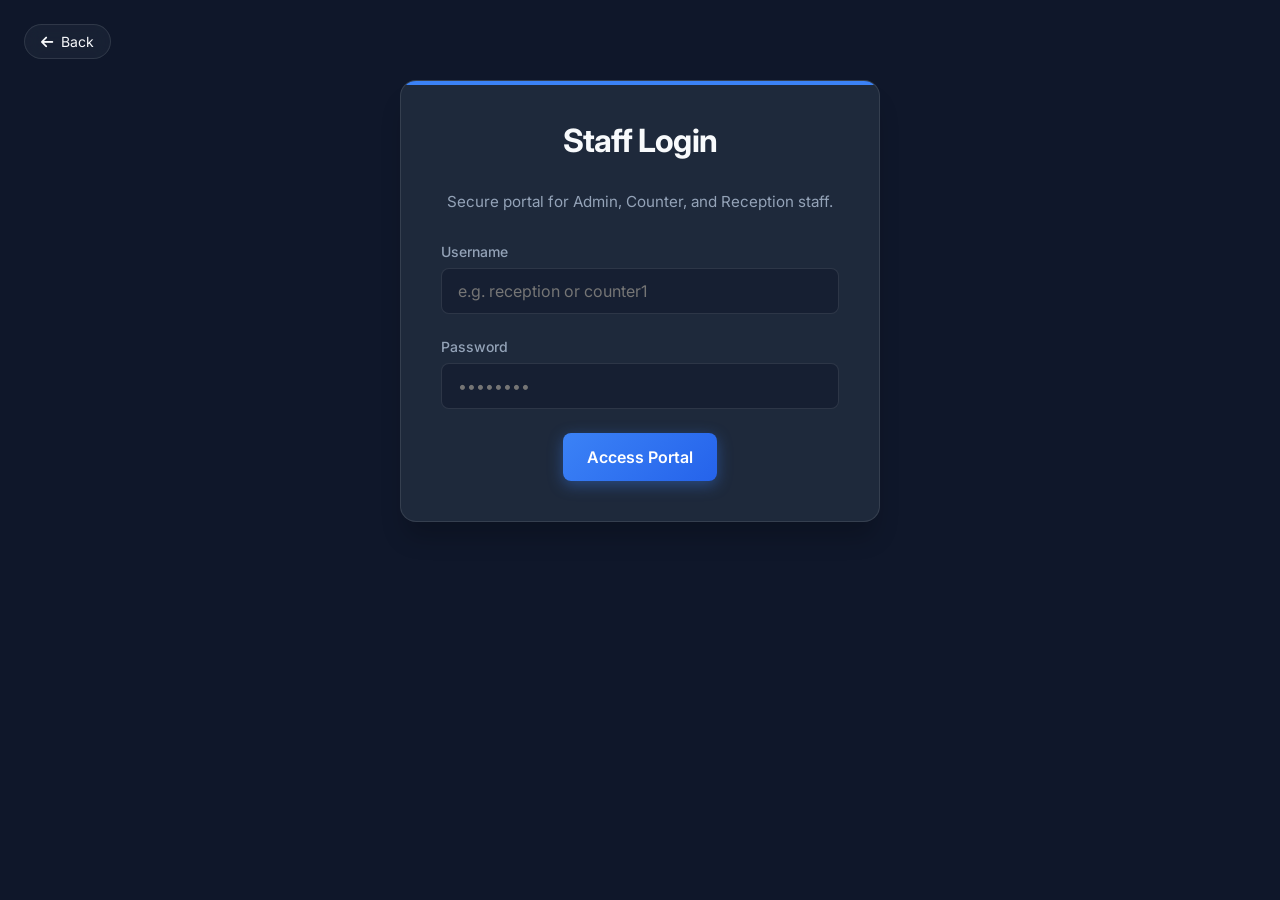
<file: src/main/resources/static/reception-dashboard.html>
<!DOCTYPE html>
<html lang="en">
<head>
    <meta charset="UTF-8">
    <meta name="viewport" content="width=device-width, initial-scale=1.0">
    <title>WaitWise - Reception Dashboard</title>
    <link href="https://fonts.googleapis.com/css2?family=Inter:wght@400;500;600;700&display=swap" rel="stylesheet">
    <link rel="stylesheet" href="https://cdnjs.cloudflare.com/ajax/libs/font-awesome/6.4.0/css/all.min.css">
    <link rel="stylesheet" href="css/styles-v2.css">
    <style>
        .queue-bar {
            display: flex;
            gap: 1.5rem;
            padding: 1rem 2rem;
            background: rgba(15, 23, 42, 0.6);
            backdrop-filter: blur(10px);
            border-bottom: 1px solid rgba(255, 255, 255, 0.1);
            overflow-x: auto;
            margin-bottom: 2rem;
            position: sticky;
            top: 0;
            z-index: 100;
        }
        .queue-item {
            background: rgba(255, 255, 255, 0.05);
            padding: 0.75rem 1.5rem;
            border-radius: 12px;
            border: 1px solid rgba(255, 255, 255, 0.1);
            white-space: nowrap;
            min-width: 180px;
        }
        .queue-item .name { font-size: 0.8rem; color: #94A3B8; margin-bottom: 0.25rem; }
        .queue-item .count { font-size: 1.25rem; font-weight: 700; color: #F8FAFC; }
        .queue-item .wait { font-size: 0.75rem; color: #60A5FA; }

        .tabs { display: flex; gap: 1rem; margin-bottom: 2rem; }
        .tab { 
            padding: 0.75rem 1.5rem; 
            background: rgba(255, 255, 255, 0.05); 
            border: 1px solid rgba(255, 255, 255, 0.1);
            border-radius: 10px;
            color: #94A3B8;
            cursor: pointer;
            transition: all 0.3s ease;
        }
        .tab.active {
            background: var(--accent-orange);
            color: white;
            border-color: var(--accent-orange);
        }

        @media print {
            body * { visibility: hidden; }
            #printableToken, #printableToken * { visibility: visible; }
            #printableToken { position: absolute; left: 0; top: 0; width: 100%; text-align: center; color: black !important; background: white !important; padding: 20px; }
            .no-print { display: none !important; }
        }
    </style>
</head>
<body>

    <!-- Queue Status Bar -->
    <div class="queue-bar" id="liveQueueBar">
        <!-- Loaded via JS -->
    </div>

    <nav style="display: flex; justify-content: space-between; align-items: center; padding: 0 2rem 1.5rem; border-bottom: 1px solid rgba(255,255,255,0.1); margin-bottom: 2rem;">
        <div style="font-size: 1.5rem; font-weight: 700; color: var(--accent-orange);">
            WaitWise <span style="color: var(--text-secondary); font-size: 1rem; font-weight: 500;">| Reception Portal</span>
        </div>
        <div style="display: flex; gap: 1rem; align-items: center;">
            <button onclick="logoutStaff()" class="btn-logout">
                <i class="fas fa-sign-out-alt"></i> Logout
            </button>
        </div>
    </nav>

    <div style="max-width: 1000px; margin: 0 auto; padding: 0 2rem;">
        
        <div class="tabs">
            <div class="tab active" onclick="switchTab('issue')"><i class="fas fa-ticket-alt"></i> Issue Token</div>
            <div class="tab" onclick="switchTab('escalate')"><i class="fas fa-bolt"></i> Emergency Bar</div>
        </div>

        <!-- Token Issuance -->
        <div id="issueSection" class="tab-content">
            <div class="glass-container" style="max-width: 600px; margin: 0 auto;">
                <h2 class="title">Issue Token</h2>
                <div id="issueMsg" class="alert hidden"></div>
                <form onsubmit="issueToken(event)">
                    <div class="form-group">
                        <label class="form-label">Select Service</label>
                        <select id="serviceSelect" class="form-control" required>
                            <option value="1">CNIC Renewal</option>
                            <option value="2">New Passport</option>
                            <option value="3">FRC Document</option>
                            <option value="4">Domicile</option>
                            <option value="5">Birth Certificate</option>
                        </select>
                    </div>
                    <div class="form-group">
                        <label class="form-label">Citizen CNIC</label>
                        <input type="text" id="cnicInput" class="form-control" placeholder="12345-1234567-1" maxlength="15" oninput="formatCNIC(this)" required>
                        <small id="cnicError" style="color: #EF4444; font-size: 0.75rem; margin-top: 0.25rem; display: none;">Invalid CNIC! Must be 13 digits.</small>
                    </div>
                    <div class="form-group">
                        <label class="form-label">Priority Level</label>
                        <select id="prioritySelect" class="form-control">
                            <option value="Normal">Normal</option>
                            <option value="Senior">Senior Citizen</option>
                            <option value="Emergency">Emergency</option>
                            <option value="Golden">Golden (Paid)</option>
                        </select>
                    </div>
                    <button type="submit" id="btnGenerate" class="btn btn-primary mt-4" style="width: 100%;">
                        <i class="fas fa-plus-circle"></i> Generate Token
                    </button>
                </form>

                <div id="tokenResult" class="hidden" style="margin-top: 2rem; padding: 1.5rem; background: rgba(52, 211, 153, 0.1); border: 1px dotted #34D399; border-radius: 12px; text-align: center;">
                    <div id="printableToken">
                        <h3 style="color: #34D399; margin-bottom: 0.5rem;">WAITWISE TOKEN</h3>
                        <div id="resTokenNumber" style="font-size: 3.5rem; font-weight: 800; color: #F8FAFC;"></div>
                        <p id="resServiceName" style="color: var(--text-secondary); margin-bottom: 1rem;"></p>
                    </div>
                    <div style="display: flex; gap: 1rem; margin-top: 1rem;">
                        <button onclick="window.print()" class="btn btn-outline no-print" style="flex: 1; border-color: #34D399; color: #34D399;">
                            <i class="fas fa-print"></i> Print Token
                        </button>
                        <button onclick="resetIssueForm()" class="btn btn-primary no-print" style="flex: 2; background: #34D399; color: #064E3B;">
                            <i class="fas fa-user-plus"></i> Issue Another
                        </button>
                    </div>
                </div>
            </div>
        </div>


        <!-- Emergency Escalation -->
        <div id="escalateSection" class="tab-content hidden">
            <div class="glass-container" style="max-width: 800px; margin: 0 auto;">
                <h2 class="title" style="color: #EF4444;"><i class="fas fa-exclamation-circle"></i> Emergency Escalation Bar</h2>
                <div class="form-row" style="display: flex; gap: 1rem; align-items: flex-end; flex-wrap: wrap;">
                    <div class="form-group" style="flex: 2; min-width: 250px;">
                        <label class="form-label">Search Token or CNIC</label>
                        <input type="text" id="escSearchInput" class="form-control" placeholder="e.g. C001 or 12345-..." oninput="filterEscalationList()">
                    </div>
                    <div class="form-group" style="flex: 1; min-width: 150px;">
                        <label class="form-label">Filter by Service</label>
                        <select id="escServiceSelect" class="form-control" onchange="loadEscalationList()">
                            <option value="-1">All Services</option>
                            <option value="1">CNIC Renewal</option>
                            <option value="2">Passport</option>
                            <option value="3">FRC</option>
                            <option value="4">Domicile</option>
                            <option value="5">Birth Certificate</option>
                        </select>
                    </div>
                </div>
                <div id="escMsg" class="alert hidden"></div>
                <div style="overflow-x: auto; margin-top: 1.5rem;">
                    <table style="width: 100%; border-collapse: collapse;">
                        <thead>
                            <tr style="border-bottom: 1px solid rgba(255,255,255,0.1);">
                                <th style="padding: 1rem; text-align: left; color: #94A3B8;">TOKEN</th>
                                <th style="padding: 1rem; text-align: left; color: #94A3B8;">PRIORITY</th>
                                <th style="padding: 1rem; text-align: left; color: #94A3B8;">CITIZEN</th>
                                <th style="padding: 1rem; text-align: center; color: #94A3B8;">ACTION</th>
                            </tr>
                        </thead>
                        <tbody id="escTableBody"></tbody>
                    </table>
                </div>
            </div>
        </div>

        </div>

    </div>

    <!-- Confirmation Modal -->
    <div id="escalateConfirmModal" class="modal-overlay hidden" style="z-index: 10001;">
        <div class="modal-card" style="border: 2px solid #EF4444; box-shadow: 0 0 50px rgba(239, 68, 68, 0.25); text-align: center; max-width: 400px;">
            <div style="width: 70px; height: 70px; background: rgba(239, 68, 68, 0.1); border-radius: 50%; display: flex; align-items: center; justify-content: center; margin: 0 auto 1.5rem; color: #EF4444; font-size: 2rem; border: 1px solid rgba(239, 68, 68, 0.3);">
                <i class="fas fa-bolt"></i>
            </div>
            <h2 style="font-size: 1.75rem; color: #F8FAFC; margin-bottom: 0.75rem;">Confirm Escalation</h2>
            <p style="font-size: 0.95rem; color: #94A3B8; line-height: 1.6; margin-bottom: 2rem;">Are you sure you want to push token <strong id="escTokenNumDisplay" style="color: #F8FAFC;">---</strong> to the very front of the queue?</p>
            <div style="display: flex; gap: 1rem;">
                <button class="btn" style="flex: 1; background: #334155; color: white; border: 1px solid rgba(255,255,255,0.1); padding: 0.8rem; border-radius: 10px; font-weight: 600;" onclick="closeModal('escalateConfirmModal')">Cancel</button>
                <button class="btn" id="btnConfirmEscalate" style="flex: 1; background: #EF4444; color: white; border-radius: 10px; font-weight: 600;">Confirm</button>
            </div>
        </div>
    </div>
    
    <!-- Escalation Success Modal -->
    <div id="escalateSuccessModal" class="modal-overlay hidden" style="z-index: 10002;">
        <div class="modal-card" style="border: 2px solid #10B981; box-shadow: 0 0 50px rgba(16, 185, 129, 0.25); text-align: center; max-width: 400px;">
            <div style="width: 70px; height: 70px; background: rgba(16, 185, 129, 0.1); border-radius: 50%; display: flex; align-items: center; justify-content: center; margin: 0 auto 1.5rem; color: #10B981; font-size: 2rem; border: 1px solid rgba(16, 185, 129, 0.3);">
                <i class="fas fa-check-circle"></i>
            </div>
            <h2 style="font-size: 1.75rem; color: #F8FAFC; margin-bottom: 0.75rem;">Escalated!</h2>
            <p id="escSuccessMessage" style="font-size: 0.95rem; color: #94A3B8; line-height: 1.6; margin-bottom: 2rem;">Token has been moved to the front.</p>
            <button class="btn" style="width: 100%; background: #10B981; color: white; padding: 0.8rem; border-radius: 10px; font-weight: 600;" onclick="closeModal('escalateSuccessModal')">Got it</button>
        </div>
    </div>

    <script>
        const API = 'http://localhost:8081/api/reception';

        document.addEventListener('DOMContentLoaded', () => {
            const staff = JSON.parse(localStorage.getItem('staffUser'));
            if (!staff || staff.role !== 'ReceptionStaff') {
                window.location.href = 'staff-login.html';
            }
            
            loadQueueSummary();
            setInterval(loadQueueSummary, 10000); // Refresh every 10s
        });

        async function loadQueueSummary() {
            try {
                const res = await fetch(`${API}/queue-summary`);
                const data = await res.json();
                const bar = document.getElementById('liveQueueBar');
                bar.innerHTML = data.map(s => `
                    <div class="queue-item">
                        <div class="name">${s.serviceName}</div>
                        <div class="count">${s.waitingCount} <small style="font-weight:400; font-size: 0.7rem; color: #94A3B8;">Waiting</small></div>
                        <div class="wait"><i class="far fa-clock"></i> ~${s.waitingCount * s.avgWait} mins</div>
                    </div>
                `).join('');
            } catch (e) { console.error('Queue Bar Error:', e); }
        }

        function switchTab(tabId) {
            document.querySelectorAll('.tab-content').forEach(c => c.classList.add('hidden'));
            document.querySelectorAll('.tab').forEach(t => t.classList.remove('active'));
            document.getElementById(`${tabId}Section`).classList.remove('hidden');
            event.target.closest('.tab').classList.add('active');
            
            if (tabId === 'escalate') loadEscalationList();
        }

        async function issueToken(e) {
            e.preventDefault();
            const sid = document.getElementById('serviceSelect').value;
            const cnic = document.getElementById('cnicInput').value.trim();
            const priority = document.getElementById('prioritySelect').value;
            
            // CNIC Length Validation
            const errorEl = document.getElementById('cnicError');
            if (cnic.length < 15) {
                errorEl.style.display = 'block';
                return;
            } else {
                errorEl.style.display = 'none';
            }
            
            // No manual alert needed as the mask handles the format
            
            const btn = document.getElementById('btnGenerate');
            btn.disabled = true;
            btn.innerHTML = '<i class="fas fa-spinner fa-spin"></i> Generating...';

            try {
                const res = await fetch(`${API}/issue-token?serviceId=${sid}&priority=${priority}&cnic=${cnic}`, { method: 'POST' });
                if (res.ok) {
                    const token = await res.json();
                    document.getElementById('resTokenNumber').textContent = token.tokenNumber;
                    document.getElementById('resServiceName').textContent = document.querySelector(`#serviceSelect option[value="${sid}"]`).textContent;
                    
                    document.getElementById('tokenResult').classList.remove('hidden');
                    document.querySelector('form').classList.add('hidden'); // Hide form while result is shown
                    loadQueueSummary();
                } else {
                    const err = await res.json();
                    alert(err.message || 'Failed to issue token');
                }
            } catch (e) { alert('Network Error'); }
            finally {
                btn.disabled = false;
                btn.innerHTML = '<i class="fas fa-plus-circle"></i> Generate Token';
            }
        }

        function formatCNIC(input) {
            document.getElementById('cnicError').style.display = 'none'; // Hide error while typing
            let val = input.value.replace(/\D/g, ''); // numbers only
            if (val.length > 5) val = val.slice(0, 5) + '-' + val.slice(5);
            if (val.length > 13) val = val.slice(0, 13) + '-' + val.slice(13);
            input.value = val.slice(0, 15);
        }

        function resetIssueForm() {
            document.getElementById('tokenResult').classList.add('hidden');
            document.querySelector('form').classList.remove('hidden');
            document.querySelector('form').reset();
            document.getElementById('cnicInput').value = '';
        }


        let allActiveTokens = [];

        async function loadEscalationList() {
            const sid = document.getElementById('escServiceSelect').value;
            try {
                const res = await fetch(`${API}/active-tokens?serviceId=${sid}`);
                allActiveTokens = await res.json();
                filterEscalationList();
            } catch (e) { console.error(e); }
        }

        function filterEscalationList() {
            const query = document.getElementById('escSearchInput').value.toLowerCase().trim();
            const tbody = document.getElementById('escTableBody');
            
            const filtered = allActiveTokens.filter(t => {
                const num = (t.tokenNumber || "").toLowerCase();
                const cnic = (t.citizenCnic || "");
                const name = (t.citizenName || "").toLowerCase();
                return num.includes(query) || cnic.includes(query) || name.includes(query);
            });

            tbody.innerHTML = filtered.map(t => `
                <tr style="border-bottom: 1px solid rgba(255,255,255,0.05);">
                    <td style="padding: 1rem; font-weight: 700;">${t.tokenNumber}</td>
                    <td style="padding: 1rem; color: ${t.priorityType === 'Emergency' ? '#EF4444' : '#94A3B8'};">${t.priorityType}</td>
                    <td style="padding: 1rem;">${t.citizenName} <br><small style="color: #64748b;">${t.citizenCnic}</small></td>
                    <td style="padding: 1rem; text-align: center;">
                        <button onclick="escalate(${t.tokenId}, '${t.tokenNumber}')" class="btn" style="padding: 0.5rem 1rem; font-size: 0.8rem; background: rgba(239, 68, 68, 0.2); color: #EF4444; border: 1px solid #EF4444;">ESCALATE</button>
                    </td>
                </tr>
            `).join('');
            
            if (filtered.length === 0) {
                tbody.innerHTML = `<tr><td colspan="4" style="text-align:center; padding: 2rem; color: #94A3B8;">No matching waiting tokens found.</td></tr>`;
            }
        }

        let pendingEscalationId = null;

        function escalate(tid, tokenNum) {
            pendingEscalationId = tid;
            document.getElementById('escTokenNumDisplay').textContent = tokenNum;
            document.getElementById('escalateConfirmModal').classList.remove('hidden');
            
            document.getElementById('btnConfirmEscalate').onclick = async () => {
                closeModal('escalateConfirmModal');
                try {
                    const res = await fetch(`${API}/escalate?tokenId=${pendingEscalationId}`, { method: 'POST' });
                    const data = await res.json();
                    
                    if (res.ok) {
                        document.getElementById('escSuccessMessage').textContent = data.message || "Token has been moved to the front.";
                        document.getElementById('escalateSuccessModal').classList.remove('hidden');
                    } else {
                        alert(data.message || 'Escalation failed');
                    }
                    
                    loadEscalationList();
                    loadQueueSummary();
                } catch (e) { alert('Escalation failed'); }
            };
        }

        function closeModal(id) {
            document.getElementById(id).classList.add('hidden');
        }

        function logoutStaff() {
            localStorage.removeItem('staffUser');
            window.location.href = 'index.html';
        }
    </script>
</body>
</html>
</file>
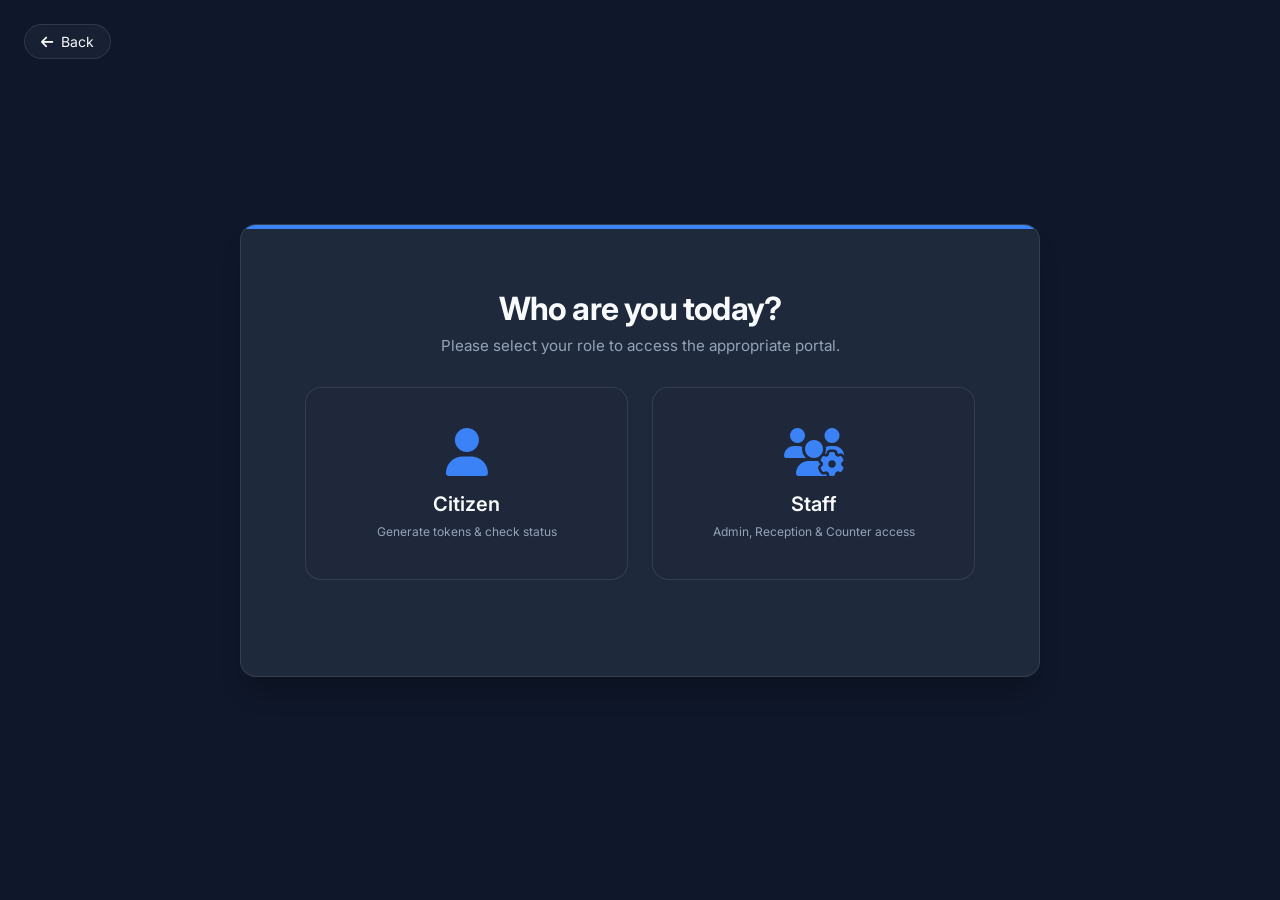
<file: src/main/resources/static/roles.html>
<!DOCTYPE html>
<html lang="en">
<head>
    <meta charset="UTF-8">
    <meta name="viewport" content="width=device-width, initial-scale=1.0">
    <title>WaitWise - Select Your Role</title>
    <link href="https://fonts.googleapis.com/css2?family=Inter:wght@400;500;600;700&display=swap" rel="stylesheet">
    <link rel="stylesheet" href="https://cdnjs.cloudflare.com/ajax/libs/font-awesome/6.4.0/css/all.min.css">
    <link rel="stylesheet" href="css/styles-v2.css">
</head>
<body style="display: flex; justify-content: center; align-items: center; min-height: 100vh; padding: 20px;">

    <!-- Back Button -->
    <a href="index.html" class="back-btn"><i class="fas fa-arrow-left"></i> Back</a>

    <div class="glass-container" style="max-width: 800px; padding: 4rem;">
        <h2 class="title" style="margin-bottom: 0.5rem;">Who are you today?</h2>
        <p class="subtitle">Please select your role to access the appropriate portal.</p>

        <div class="role-grid" style="margin-top: 2rem;">
            <div class="role-card" onclick="window.location.href='citizen-register.html'">
                <i class="fas fa-user"></i>
                <h3>Citizen</h3>
                <p style="font-size: 0.75rem; color: var(--text-secondary); margin-top: 0.5rem;">Generate tokens & check status</p>
            </div>
            <div class="role-card" onclick="window.location.href='staff-login.html'">
                <i class="fas fa-users-cog"></i>
                <h3>Staff</h3>
                <p style="font-size: 0.75rem; color: var(--text-secondary); margin-top: 0.5rem;">Admin, Reception & Counter access</p>
            </div>
        </div>
    </div>

</body>
</html>
</file>
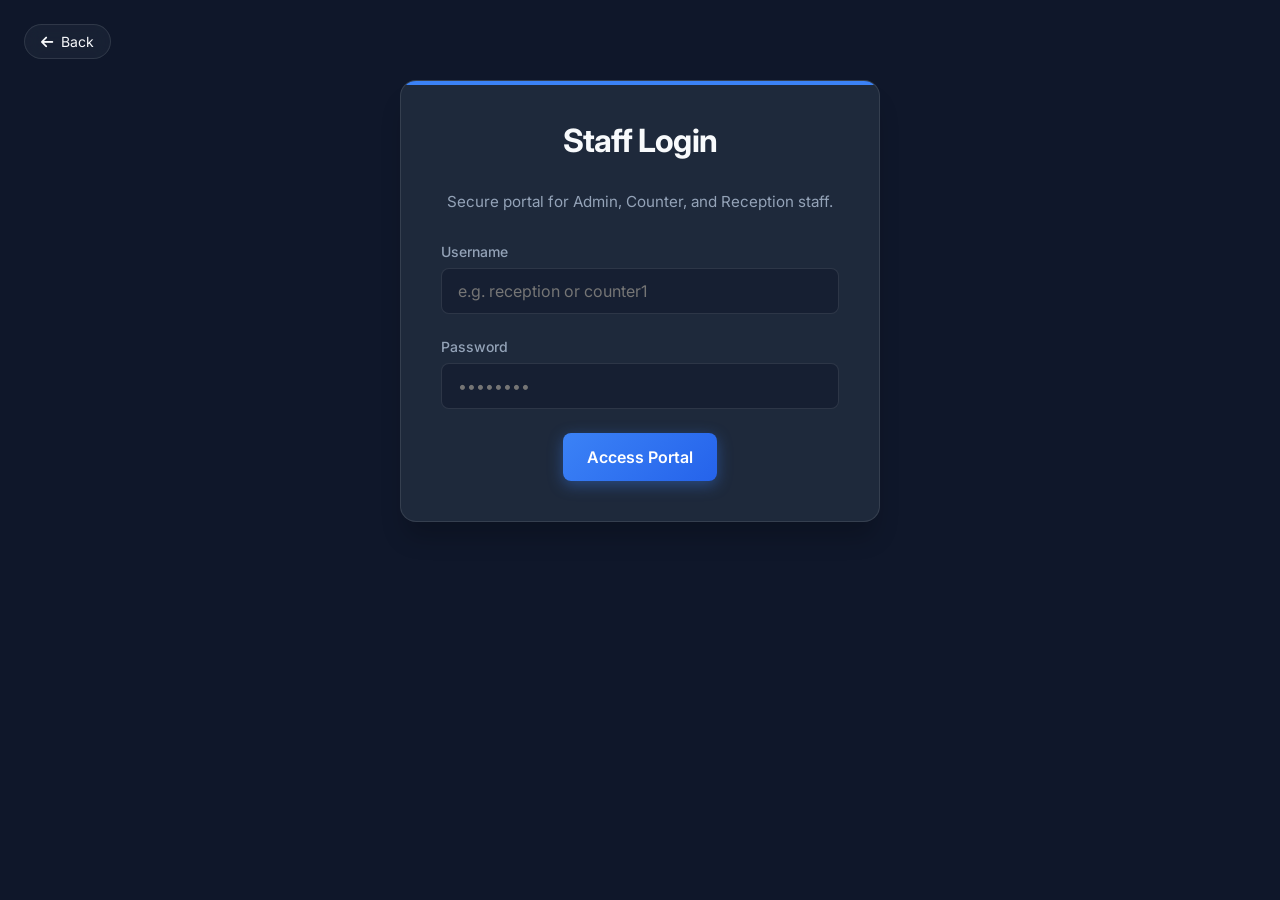
<file: src/main/resources/static/staff-login.html>
<!DOCTYPE html>
<html lang="en">
<head>
    <meta charset="UTF-8">
    <meta name="viewport" content="width=device-width, initial-scale=1.0">
    <title>WaitWise - Staff Login</title>
    <link href="https://fonts.googleapis.com/css2?family=Inter:wght@400;500;600;700&display=swap" rel="stylesheet">
    <link rel="stylesheet" href="https://cdnjs.cloudflare.com/ajax/libs/font-awesome/6.4.0/css/all.min.css">
    <link rel="stylesheet" href="css/styles-v2.css">
</head>
<body>

    <!-- Back Button -->
    <a href="roles.html" class="back-btn"><i class="fas fa-arrow-left"></i> Back</a>

    <div id="globalLoader" class="loader-container hidden">
        <div class="spinner"></div>
    </div>

    <div class="glass-container" style="margin-top: 5rem;">
        <h2 class="title" style="color: var(--accent-blue);">Staff Login</h2>
        <p class="subtitle">Secure portal for Admin, Counter, and Reception staff.</p>

        <div id="loginError" class="alert alert-error hidden"></div>

        <form onsubmit="loginStaff(event)">
            <div class="form-group">
                <label class="form-label" for="username">Username</label>
                <input type="text" id="username" class="form-control" placeholder="e.g. reception or counter1" required>
            </div>

            <div class="form-group">
                <label class="form-label" for="password">Password</label>
                <input type="password" id="password" class="form-control" placeholder="••••••••" required>
            </div>

            <div class="text-center mt-4">
                <button type="submit" class="btn btn-primary" style="background: linear-gradient(135deg, #3B82F6, #2563EB); box-shadow: 0 4px 15px rgba(59, 130, 246, 0.4);">Access Portal</button>
            </div>
        </form>
    </div>

    <script src="js/app.js?v=3.0"></script>
    <script>
        async function loginStaff(e) {
            e.preventDefault();
            const username = document.getElementById('username').value;
            const password = document.getElementById('password').value;
            const errorDiv = document.getElementById('loginError');
            const loader = document.getElementById('globalLoader');

            errorDiv.classList.add('hidden');
            loader.classList.remove('hidden');

            try {
                const response = await fetch(`http://localhost:8081/api/auth/login?username=${encodeURIComponent(username)}&password=${encodeURIComponent(password)}`, {
                    method: 'POST'
                });

                if (response.ok) {
                    const data = await response.json();
                    localStorage.setItem('staffUser', JSON.stringify(data));
                    
                    // Redirect based on role
                    if (data.role === 'Admin') {
                        window.location.href = 'admin-portal.html';
                    } else if (data.role.startsWith('CounterStaff')) {
                        // Extract service ID from role (e.g., CounterStaff1 -> 1)
                        const serviceId = data.role.replace('CounterStaff', '');
                        localStorage.setItem('assignedServiceId', serviceId);
                        window.location.href = 'counter-dashboard.html';
                    } else if (data.role === 'ReceptionStaff') {
                        window.location.href = 'reception-dashboard.html';
                    } else {
                        errorDiv.textContent = 'Unauthorized access. Only staff allowed.';
                        errorDiv.classList.remove('hidden');
                    }
                } else {
                    const errorText = await response.text();
                    errorDiv.textContent = errorText || 'Invalid credentials';
                    errorDiv.classList.remove('hidden');
                }
            } catch (err) {
                console.error(err);
                errorDiv.textContent = 'Network error. Make sure backend is running.';
                errorDiv.classList.remove('hidden');
            } finally {
                loader.classList.add('hidden');
            }
        }
    </script>
</body>
</html>
</file>
<file: src/main/resources/static/css/styles-v2.css>
:root {
    --bg-primary: #0f172a;
    --bg-secondary: #1e293b;
    --bg-glass: rgba(30, 41, 59, 0.7);
    --text-primary: #f8fafc;
    --text-secondary: #94a3b8;
    --accent-primary: #3b82f6;
    --accent-hover: #2563eb;
    --accent-glow: rgba(59, 130, 246, 0.5);
    --success: #10b981;
    --warning: #f59e0b;
    --danger: #ef4444;
    --border-color: rgba(255, 255, 255, 0.1);
    --card-shadow: 0 8px 32px 0 rgba(0, 0, 0, 0.37);
}

* {
    margin: 0;
    padding: 0;
    box-sizing: border-box;
    font-family: 'Inter', -apple-system, BlinkMacSystemFont, sans-serif;
}

body {
    background-color: var(--bg-primary);
    color: var(--text-primary);
    min-height: 100vh;
    display: flex;
    flex-direction: column;
    overflow-x: hidden;
    position: relative;
}

body {
    background-color: var(--bg-primary);
    color: var(--text-primary);
    min-height: 100vh;
    display: flex;
    flex-direction: column;
    overflow-x: hidden;
    position: relative;
    /* Removed dynamic blobs for a simpler look */
}

/* Glassmorphism Container */
.glass-container {
    background: var(--bg-secondary);
    border: 1px solid var(--border-color);
    border-radius: 1rem;
    box-shadow: 0 20px 25px -5px rgba(0, 0, 0, 0.2);
    padding: 2.5rem;
    width: 100%;
    max-width: 480px;
    margin: auto;
    position: relative;
    overflow: hidden;
    animation: fadeIn 0.5s ease-out;
}

.glass-container::before {
    content: '';
    position: absolute;
    top: 0; left: 0; right: 0;
    height: 4px;
    background: var(--accent-primary);
}

/* Typography */
h1, h2, h3 {
    color: var(--text-primary);
    margin-bottom: 0.5rem;
}

.title {
    font-size: 2rem;
    font-weight: 700;
    text-align: center;
    margin-bottom: 2rem;
    letter-spacing: -0.025em;
}

.subtitle {
    color: var(--text-secondary);
    text-align: center;
    margin-bottom: 2rem;
    font-size: 0.95rem;
}

/* Forms */
.form-group {
    margin-bottom: 1.5rem;
}

.form-label {
    display: block;
    margin-bottom: 0.5rem;
    font-size: 0.875rem;
    color: var(--text-secondary);
    font-weight: 500;
}

.form-control {
    width: 100%;
    padding: 0.75rem 1rem;
    background: rgba(15, 23, 42, 0.5);
    border: 1px solid var(--border-color);
    border-radius: 0.5rem;
    color: var(--text-primary);
    font-size: 1rem;
    transition: all 0.3s ease;
}

.form-control:focus {
    outline: none;
    border-color: var(--accent-primary);
    box-shadow: 0 0 0 2px var(--accent-glow);
}

/* Buttons */
.btn {
    display: inline-block;
    padding: 0.875rem 1.5rem;
    border: none;
    border-radius: 0.5rem;
    font-size: 1rem;
    font-weight: 600;
    cursor: pointer;
    transition: all 0.3s ease;
    text-align: center;
    text-decoration: none;
}

.btn-primary {
    background: var(--accent-primary);
    color: white;
    box-shadow: 0 4px 14px 0 var(--accent-glow);
}

.btn-primary:hover {
    background: var(--accent-hover);
    transform: translateY(-2px);
    box-shadow: 0 6px 20px rgba(59, 130, 246, 0.4);
}

.btn-outline {
    background: transparent;
    border: 1px solid var(--border-color);
    color: var(--text-primary);
}

.btn-outline:hover {
    background: rgba(255, 255, 255, 0.05);
    border-color: var(--text-secondary);
}

/* Role Selection Grid */
.role-grid {
    display: grid;
    grid-template-columns: 1fr 1fr;
    gap: 1.5rem;
    margin-bottom: 2rem;
}

.role-card {
    background: rgba(30, 41, 59, 0.5);
    border: 1px solid var(--border-color);
    border-radius: 1rem;
    padding: 2.5rem 1.5rem;
    text-align: center;
    cursor: pointer;
    transition: all 0.3s ease;
}

.role-card:hover {
    background: rgba(59, 130, 246, 0.1);
    border-color: var(--accent-primary);
    transform: translateY(-4px);
}

.role-card i {
    font-size: 3rem;
    color: var(--accent-primary);
    margin-bottom: 1rem;
    transition: transform 0.3s ease;
}

.role-card h3 {
    font-size: 1.25rem;
    font-weight: 600;
    margin-bottom: 0.5rem;
}

/* Links */
.link {
    color: var(--accent-primary);
    text-decoration: none;
    font-size: 0.875rem;
    transition: color 0.3s ease;
}

.link:hover {
    color: var(--text-primary);
    text-decoration: underline;
}

.text-center {
    text-align: center;
}

.mt-4 {
    margin-top: 1rem;
}

/* Dashboard Layout */
.dashboard-container {
    max-width: 1200px;
    margin: 2rem auto;
    padding: 0 1.5rem;
    width: 100%;
}

.dashboard-header {
    display: flex;
    justify-content: space-between;
    align-items: center;
    margin-bottom: 2rem;
    padding-bottom: 1rem;
    border-bottom: 1px solid var(--border-color);
}

.dashboard-grid {
    display: grid;
    grid-template-columns: 1fr 2fr;
    gap: 2rem;
}

@media (max-width: 768px) {
    .dashboard-grid {
        grid-template-columns: 1fr;
    }
}

/* Tables */
.table-container {
    width: 100%;
    overflow-x: auto;
}

table {
    width: 100%;
    border-collapse: collapse;
}

th, td {
    padding: 1rem;
    text-align: left;
    border-bottom: 1px solid var(--border-color);
}

th {
    font-weight: 600;
    color: var(--text-secondary);
    text-transform: uppercase;
    font-size: 0.75rem;
    letter-spacing: 0.05em;
}

td {
    color: var(--text-primary);
    font-size: 0.875rem;
}

tbody tr {
    transition: background-color 0.2s ease;
}

tbody tr:hover {
    background-color: rgba(255, 255, 255, 0.02);
}

/* Badges */
.badge {
    padding: 0.25rem 0.75rem;
    border-radius: 9999px;
    font-size: 0.75rem;
    font-weight: 500;
}

.badge.Waiting {
    background: rgba(245, 158, 11, 0.2);
    color: var(--warning);
}

.badge.Serving {
    background: rgba(59, 130, 246, 0.2);
    color: var(--accent-primary);
}

.badge.Completed {
    background: rgba(16, 185, 129, 0.2);
    color: var(--success);
}

/* Utilities */
.hidden {
    display: none !important;
}

/* Alerts */
.alert {
    padding: 1rem;
    border-radius: 0.5rem;
    margin-bottom: 1rem;
    font-size: 0.875rem;
}

.alert-error {
    background: rgba(239, 68, 68, 0.1);
    border: 1px solid rgba(239, 68, 68, 0.2);
    color: #fca5a5;
}

.alert-success {
    background: rgba(16, 185, 129, 0.1);
    border: 1px solid rgba(16, 185, 129, 0.2);
    color: #6ee7b7;
}

/* Animations */
@keyframes fadeIn {
    from { opacity: 0; transform: translateY(10px); }
    to { opacity: 1; transform: translateY(0); }
}

/* Loading Overlay */
.loader-container {
    position: fixed;
    top: 0; left: 0; right: 0; bottom: 0;
    background: rgba(15, 23, 42, 0.8);
    backdrop-filter: blur(4px);
    display: flex;
    justify-content: center;
    align-items: center;
    z-index: 1000;
}

.spinner {
    width: 40px;
    height: 40px;
    border: 3px solid rgba(255, 255, 255, 0.1);
    border-radius: 50%;
    border-top-color: var(--accent-primary);
    animation: spin 1s ease-in-out infinite;
}

@keyframes spin {
    to { transform: rotate(360deg); }
}

/* Floating Animation */
.floating-animation {
    animation: floating 3s ease-in-out infinite;
}

@keyframes floating {
    0% { transform: translateY(0px); }
    50% { transform: translateY(-15px); }
    100% { transform: translateY(0px); }
}

/* Logo Styling */
.logo-img {
    width: 120px;
    height: 120px;
    border-radius: 50%;
    object-fit: cover;
    margin-bottom: 1.5rem;
    box-shadow: 0 10px 15px -3px rgba(0, 0, 0, 0.3);
    border: 2px solid rgba(255, 255, 255, 0.1);
}

/* Global Back Button */
.back-btn {
    position: absolute;
    top: 1.5rem;
    left: 1.5rem;
    background: rgba(30, 41, 59, 0.6);
    backdrop-filter: blur(8px);
    border: 1px solid var(--border-color);
    color: var(--text-primary);
    padding: 0.5rem 1rem;
    border-radius: 9999px;
    text-decoration: none;
    font-size: 0.875rem;
    display: flex;
    align-items: center;
    gap: 0.5rem;
    transition: all 0.3s ease;
    z-index: 50;
}

.back-btn:hover {
    background: rgba(59, 130, 246, 0.2);
    border-color: var(--accent-primary);
    transform: translateX(-3px);
}

/* Registration Flow Styles */
.reg-card {
    background: #151A24; /* Exact dark hue from image */
    border: 1px solid #2A3241;
    border-radius: 1.5rem;
    padding: 2.5rem 3rem;
    position: relative;
    overflow: hidden;
    box-shadow: 0 25px 50px -12px rgba(0, 0, 0, 0.5);
}

.reg-card::before {
    content: '';
    position: absolute;
    top: 0; left: 0; right: 0;
    height: 3px;
    background: linear-gradient(90deg, #EAB308, #34D399); /* Thin top border glow */
}

.stepper {
    display: flex;
    align-items: center;
    justify-content: center;
    margin-bottom: 2rem;
}

.stepper .step {
    display: flex;
    flex-direction: column;
    align-items: center;
    gap: 0.75rem;
}

.stepper .circle {
    width: 36px;
    height: 36px;
    border-radius: 50%;
    display: flex;
    align-items: center;
    justify-content: center;
    font-weight: 500;
    font-size: 0.9rem;
    border: 1px solid #475569;
    color: #94A3B8;
}

.stepper .step.active .circle {
    background: #C8A85C;
    color: #000;
    border-color: #C8A85C;
}

.stepper span {
    font-size: 0.7rem;
    color: #64748B;
    font-weight: 400;
}

.stepper .step.active span {
    color: #C8A85C;
}

.stepper .step-line {
    height: 1px;
    width: 50px;
    background: #334155;
    margin: 0 1rem;
    position: relative;
    top: -12px;
}

.reg-title {
    font-family: 'Inter', sans-serif;
    font-weight: 900;
    font-size: 2.2rem;
    color: #FFFFFF;
    margin-bottom: 0.5rem;
    text-transform: uppercase;
    transform: scaleX(1.25);
    transform-origin: left;
    letter-spacing: 1px;
}

.reg-subtitle {
    color: #8C99AB;
    font-size: 0.9rem;
    font-weight: 400;
    margin-bottom: 1.5rem;
    margin-top: 0.5rem;
}

.reg-form {
    display: flex;
    flex-direction: column;
    gap: 1rem;
}

.form-row {
    display: grid;
    grid-template-columns: 1fr 1fr;
    gap: 1rem;
}

.reg-form .form-group {
    display: flex;
    flex-direction: column;
    gap: 0.4rem;
    text-align: left;
}

.reg-form label {
    font-size: 0.65rem;
    color: #8C99AB;
    text-transform: uppercase;
    letter-spacing: 0.15em;
    font-weight: 400;
}

.reg-form input {
    background: #1E2532;
    border: 1px solid #333B4D;
    border-radius: 0.5rem;
    padding: 0.75rem 1rem;
    color: #F8FAFC;
    font-size: 0.9rem;
    transition: border-color 0.2s;
    width: 100%;
}

.reg-form input::placeholder {
    color: #475569;
}

.reg-form input:focus {
    outline: none;
    border-color: #C8A85C;
}

.input-icon-wrapper {
    position: relative;
    width: 100%;
}

.input-icon-wrapper i {
    position: absolute;
    right: 1.25rem;
    top: 50%;
    transform: translateY(-50%);
    color: #64748B;
    cursor: pointer;
}

.input-icon-wrapper input {
    padding-right: 3rem;
}

.btn-gold-wide {
    background: #C8A85C;
    color: #000000;
    font-weight: 600;
    font-size: 1rem;
    padding: 1rem;
    border-radius: 0.5rem;
    border: none;
    cursor: pointer;
    transition: all 0.2s ease;
    width: 100%;
    margin-top: 1rem;
}

.btn-gold-wide:hover {
    background: #D4B66B;
}

.back-link:hover {
    color: #F8FAFC !important;
}

@media (max-width: 600px) {
    .reg-card {
        padding: 2rem;
    }
    .form-row {
        grid-template-columns: 1fr;
    }
}


/* Dashboard SPA Styles */
.dashboard-body { background: #0F172A; color: #F8FAFC; }
.dash-nav { display: flex; justify-content: space-between; align-items: center; padding: 1rem 2rem; background: #1E293B; border-bottom: 1px solid #334155; }
.dash-nav-brand { display: flex; align-items: center; gap: 1rem; }
.dash-tabs { display: flex; gap: 1rem; }
.tab-btn { background: transparent; border: none; color: #94A3B8; font-size: 1rem; font-weight: 500; padding: 0.5rem 1rem; cursor: pointer; transition: 0.2s; border-radius: 0.5rem; }
.tab-btn.active { background: rgba(59, 130, 246, 0.1); color: #60A5FA; }
.tab-btn:hover:not(.active) { color: #F8FAFC; background: rgba(255,255,255,0.05); }
.dash-content { padding: 3rem 2rem; max-width: 1200px; margin: 0 auto; }
.tab-pane { display: none; }
.tab-pane.active { display: block; animation: fadeIn 0.3s ease; }
@keyframes fadeIn { from { opacity: 0; transform: translateY(10px); } to { opacity: 1; transform: translateY(0); } }
.dash-title { font-size: 2.5rem; font-weight: 800; margin-bottom: 0.5rem; }
.dash-subtitle { color: #94A3B8; margin-bottom: 3rem; }
.metrics-grid { display: grid; grid-template-columns: repeat(3, 1fr); gap: 1.5rem; margin-bottom: 3rem; }
.metric-card { background: #1E293B; border: 1px solid #334155; border-radius: 1rem; padding: 1.5rem; display: flex; align-items: center; gap: 1.5rem; }
.metric-card .icon { width: 60px; height: 60px; border-radius: 50%; display: flex; align-items: center; justify-content: center; font-size: 1.5rem; }
.active-metric .icon { background: rgba(59, 130, 246, 0.1); color: #60A5FA; }
.served-metric .icon { background: rgba(16, 185, 129, 0.1); color: #10B981; }
.cancelled-metric .icon { background: rgba(239, 68, 68, 0.1); color: #EF4444; }
.metric-card h3 { font-size: 2rem; margin: 0; }
.metric-card p { color: #94A3B8; margin: 0; font-size: 0.9rem; text-transform: uppercase; letter-spacing: 1px; }
.service-grid, .priority-grid { display: grid; grid-template-columns: repeat(auto-fit, minmax(200px, 1fr)); gap: 1.5rem; }
.service-card, .priority-card { background: #1E293B; border: 1px solid #334155; border-radius: 1rem; padding: 2rem 1.5rem; text-align: center; cursor: pointer; transition: all 0.2s; }
.service-card:hover, .priority-card:hover { transform: translateY(-5px); border-color: #60A5FA; box-shadow: 0 10px 15px -3px rgba(0, 0, 0, 0.3); }
.service-card i, .priority-card i { font-size: 2.5rem; color: #60A5FA; margin-bottom: 1rem; }
.service-card p, .priority-card p { color: #94A3B8; font-size: 0.85rem; margin-top: 0.5rem; }
.priority-card.golden { border-color: rgba(251, 191, 36, 0.5); }
.priority-card.golden i { color: #FBBF24; }
.priority-card.emergency { border-color: rgba(239, 68, 68, 0.5); }
.priority-card.emergency i { color: #EF4444; }
.btn-back { background: transparent; color: #94A3B8; border: none; cursor: pointer; display: flex; align-items: center; gap: 0.5rem; font-size: 1rem; margin-bottom: 1rem; }
.btn-back:hover { color: #fff; }
.digital-token-wrapper { display: flex; flex-direction: column; align-items: center; justify-content: center; padding: 2rem 0; }
.digital-token { background: linear-gradient(145deg, #1E293B, #0F172A); border: 1px solid #334155; border-radius: 1.5rem; padding: 2rem; width: 100%; max-width: 400px; box-shadow: 0 25px 50px -12px rgba(0, 0, 0, 0.5); position: relative; overflow: hidden; }
.digital-token::before { content: ''; position: absolute; top: 0; left: 0; right: 0; height: 4px; background: linear-gradient(90deg, #FBBF24, #D97706); }
.token-header { display: flex; justify-content: space-between; align-items: center; border-bottom: 1px dashed #334155; padding-bottom: 1rem; margin-bottom: 1.5rem; }
.token-body { text-align: center; margin-bottom: 2rem; }
.token-body h1 { font-size: 4rem; font-weight: 900; letter-spacing: 2px; margin: 0; color: #F8FAFC; }
.token-body p { color: #94A3B8; text-transform: uppercase; letter-spacing: 2px; }
.token-footer { display: flex; justify-content: space-between; background: rgba(0,0,0,0.2); padding: 1rem; border-radius: 0.5rem; }
.token-footer .stat { display: flex; flex-direction: column; gap: 0.25rem; }
.token-footer .label { font-size: 0.65rem; color: #64748B; text-transform: uppercase; letter-spacing: 1px; }
.token-footer .value { font-size: 1.25rem; font-weight: 700; color: #C8A85C; }
.badge { font-size: 0.65rem; padding: 0.25rem 0.5rem; border-radius: 9999px; font-weight: bold; }
.badge.golden { background: rgba(251, 191, 36, 0.2); color: #FBBF24; }
.badge.emergency { background: rgba(239, 68, 68, 0.2); color: #EF4444; }
.badge.senior { background: rgba(52, 211, 153, 0.2); color: #34D399; }
.badge.normal { background: rgba(59, 130, 246, 0.2); color: #60A5FA; }
.modal-overlay { position: fixed; top: 0; left: 0; right: 0; bottom: 0; background: rgba(0, 0, 0, 0.75); backdrop-filter: blur(4px); display: flex; align-items: center; justify-content: center; z-index: 1000; }
.modal-card { background: #1E293B; padding: 2.5rem; border-radius: 1rem; width: 90%; max-width: 500px; border: 1px solid #334155; }
.modal-card h2 { margin-bottom: 1rem; }
.modal-card p { color: #94A3B8; margin-bottom: 1.5rem; }
.modal-card textarea { width: 100%; background: #0F172A; border: 1px solid #334155; border-radius: 0.5rem; padding: 1rem; color: #fff; resize: none; }
.modal-actions { display: flex; justify-content: flex-end; gap: 1rem; margin-top: 2rem; }
.credit-card-mock { background: #0F172A; padding: 1.5rem; border-radius: 0.5rem; border: 1px solid #334155; }
.credit-card-mock input { width: 100%; background: transparent; border: none; border-bottom: 1px solid #334155; color: #fff; padding: 0.5rem 0; margin-bottom: 1rem; outline: none; }
.toast { position: fixed; bottom: 2rem; right: 2rem; background: #1E293B; border-left: 4px solid #FBBF24; padding: 1.5rem; border-radius: 0.5rem; display: flex; gap: 1rem; align-items: center; box-shadow: 0 10px 15px -3px rgba(0,0,0,0.5); z-index: 1000; animation: slideIn 0.3s ease; }
.toast i { font-size: 1.5rem; color: #FBBF24; }
.toast h4 { margin: 0 0 0.25rem 0; color: #fff; }
.toast p { margin: 0; color: #94A3B8; font-size: 0.9rem; }
@keyframes slideIn { from { transform: translateX(100%); } to { transform: translateX(0); } }

/* ===== Unified Logout Button ===== */
.btn-logout {
    display: inline-flex;
    align-items: center;
    gap: 0.5rem;
    background: rgba(239, 68, 68, 0.1);
    color: #ef4444;
    border: 1px solid rgba(239, 68, 68, 0.3);
    padding: 0.5rem 1.25rem;
    border-radius: 9999px;
    font-size: 0.875rem;
    font-weight: 600;
    font-family: 'Inter', sans-serif;
    cursor: pointer;
    transition: all 0.3s ease;
    white-space: nowrap;
    line-height: 1;
    text-decoration: none;
}

.btn-logout:hover {
    background: #ef4444;
    color: #ffffff;
    border-color: #ef4444;
    box-shadow: 0 4px 15px rgba(239, 68, 68, 0.4);
    transform: translateY(-1px);
}

.btn-logout:active {
    transform: translateY(0);
    box-shadow: 0 2px 8px rgba(239, 68, 68, 0.3);
}

.btn-logout i {
    font-size: 0.9rem;
    transition: transform 0.3s ease;
}

.btn-logout:hover i {
    transform: translateX(2px);
}

.hidden { display: none !important; }

/* ===== Landing Page Animations & Feature Cards ===== */
.hero-section {
    animation: slideDownHero 1s cubic-bezier(0.25, 1, 0.5, 1) forwards;
    opacity: 0;
    transform: translateY(-50px);
}

@keyframes slideDownHero {
    from {
        opacity: 0;
        transform: translateY(-50px);
    }
    to {
        opacity: 1;
        transform: translateY(0);
    }
}

.feature-cards-row {
    display: flex;
    justify-content: center;
    gap: 2rem;
    margin-top: 5rem;
    margin-bottom: 5rem;
    flex-wrap: wrap;
    max-width: 1000px;
    margin-left: auto;
    margin-right: auto;
    padding: 0 1.5rem;
}

.feature-card {
    flex: 1;
    min-width: 250px;
    background: var(--bg-secondary);
    border: 1px solid var(--border-color);
    border-radius: 1rem;
    padding: 2.5rem 1.5rem;
    text-align: center;
    box-shadow: 0 10px 15px -3px rgba(0, 0, 0, 0.2);
    opacity: 0;
    transform: translateY(40px) scale(0.95);
    transition: all 0.6s cubic-bezier(0.25, 1, 0.5, 1);
}

.feature-card.pop-visible {
    opacity: 1;
    transform: translateY(0) scale(1);
}

/* Staggered animation delays based on child order */
.feature-card.feature-card-1 { transition-delay: 0.1s; }
.feature-card.feature-card-2 { transition-delay: 0.3s; }
.feature-card.feature-card-3 { transition-delay: 0.5s; }

.feature-card:hover {
    transform: translateY(-10px) scale(1.02);
    background: rgba(30, 41, 59, 0.7);
    border-color: rgba(255, 255, 255, 0.2);
    box-shadow: 0 20px 40px -10px rgba(0, 0, 0, 0.6);
    /* Remove transition delay on hover so it reacts immediately */
    transition-delay: 0s !important;
}

.feature-icon {
    width: 70px;
    height: 70px;
    border-radius: 50%;
    display: flex;
    align-items: center;
    justify-content: center;
    font-size: 1.75rem;
    margin: 0 auto 1.5rem auto;
    transition: transform 0.3s ease;
}

.feature-card:hover .feature-icon {
    transform: scale(1.1);
}

.feature-icon-green {
    background: rgba(52, 211, 153, 0.1);
    color: #34D399;
    border: 1px solid rgba(52, 211, 153, 0.2);
}

.feature-icon-blue {
    background: rgba(96, 165, 250, 0.1);
    color: #60A5FA;
    border: 1px solid rgba(96, 165, 250, 0.2);
}

.feature-icon-amber {
    background: rgba(251, 191, 36, 0.1);
    color: #FBBF24;
    border: 1px solid rgba(251, 191, 36, 0.2);
}

.feature-title {
    font-size: 1.25rem;
    font-weight: 700;
    color: var(--text-primary);
    margin-bottom: 0.75rem;
    letter-spacing: -0.02em;
}

.feature-desc {
    font-size: 0.95rem;
    color: var(--text-secondary);
    line-height: 1.6;
}
</file>
